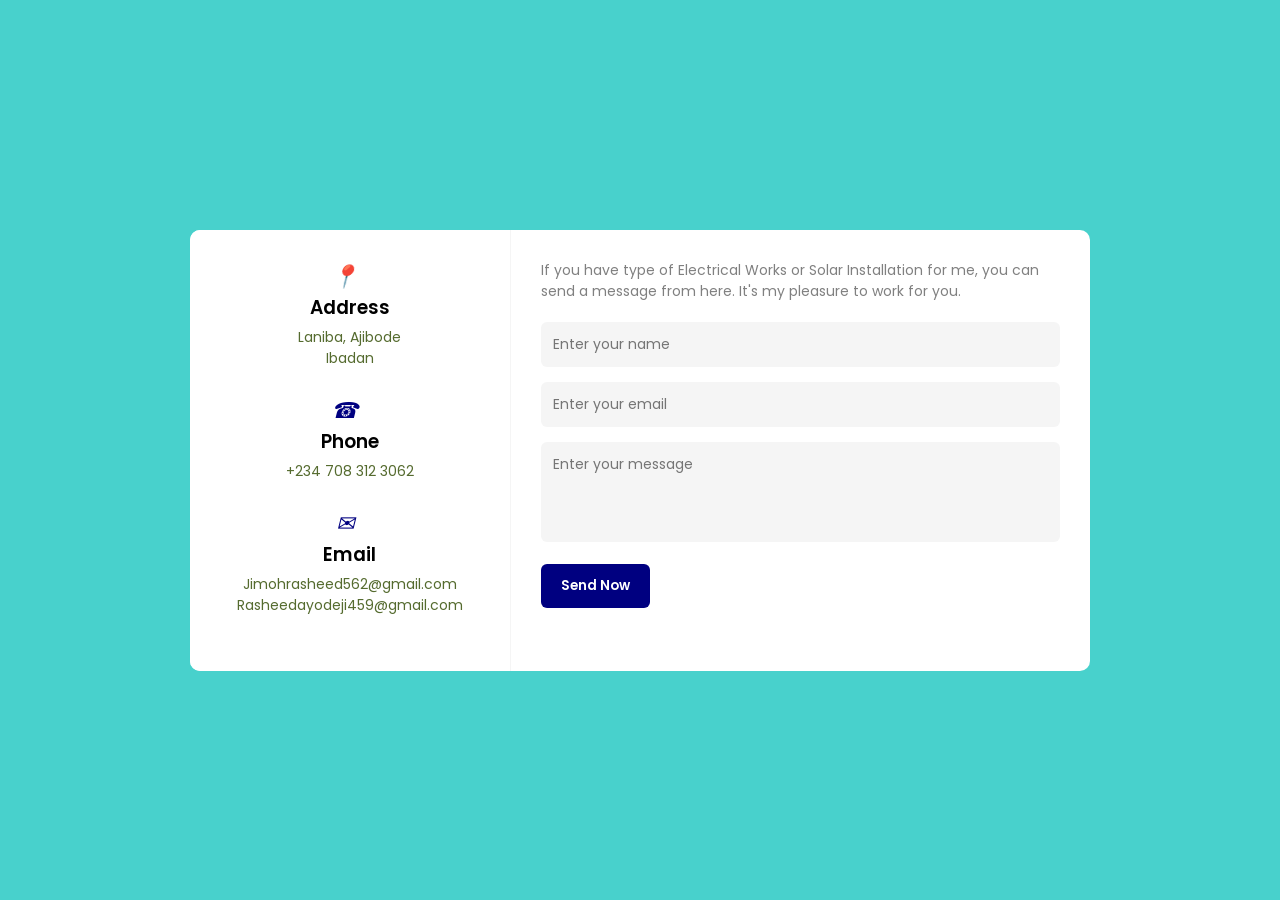
<file: contactform/index.html>
<!DOCTYPE html>
<html lang="en">
<head>
    <meta charset="UTF-8">
    <meta name="viewport" content="width=device-width, initial-scale=1.0">
    <title>Contact Form</title>
    <link rel="stylesheet" href="style.css">
    <link href="https://fonts.googleapis.com/css2?family=Poppins:wght@400;600&display=swap" rel="stylesheet">
</head>
<body>
    <div class="container">
        <div class="contact-box">
            <!--left side-->
            <div class="left">
                <div class="info">
                    <i class="icon">&#x1f4cd</i>
                    <h3>Address</h3>
                    <p>Laniba, Ajibode<br>Ibadan</p>
                </div>
                <div class="info">
                    <i class="icon">&#x260E</i>
                    <h3>Phone</h3>
                    <p>+234 708 312 3062<br></p>
                </div>
                <div class="info">
                    <i class="icon">&#x2709</i>
                    <h3>Email</h3>
                    <p>Jimohrasheed562@gmail.com<br>Rasheedayodeji459@gmail.com</p>
                </div>
            </div>

            <!--right side-->
            <div class="right">
                <h2send us a message></h2>
                <p> If you have type of Electrical Works or Solar Installation for me, you can send a message from here. It's my pleasure to work for you.</p>
                <form>
                    <input type="text" placeholder="Enter your name"required>
                    <input type="email" placeholder="Enter your email"required>
                    <textarea placeholder="Enter your message" required></textarea>
                    <button type="submit">Send Now</button>
                </form>
            </div>
        </div>
    </div>
    
</body>
</html>
</file>
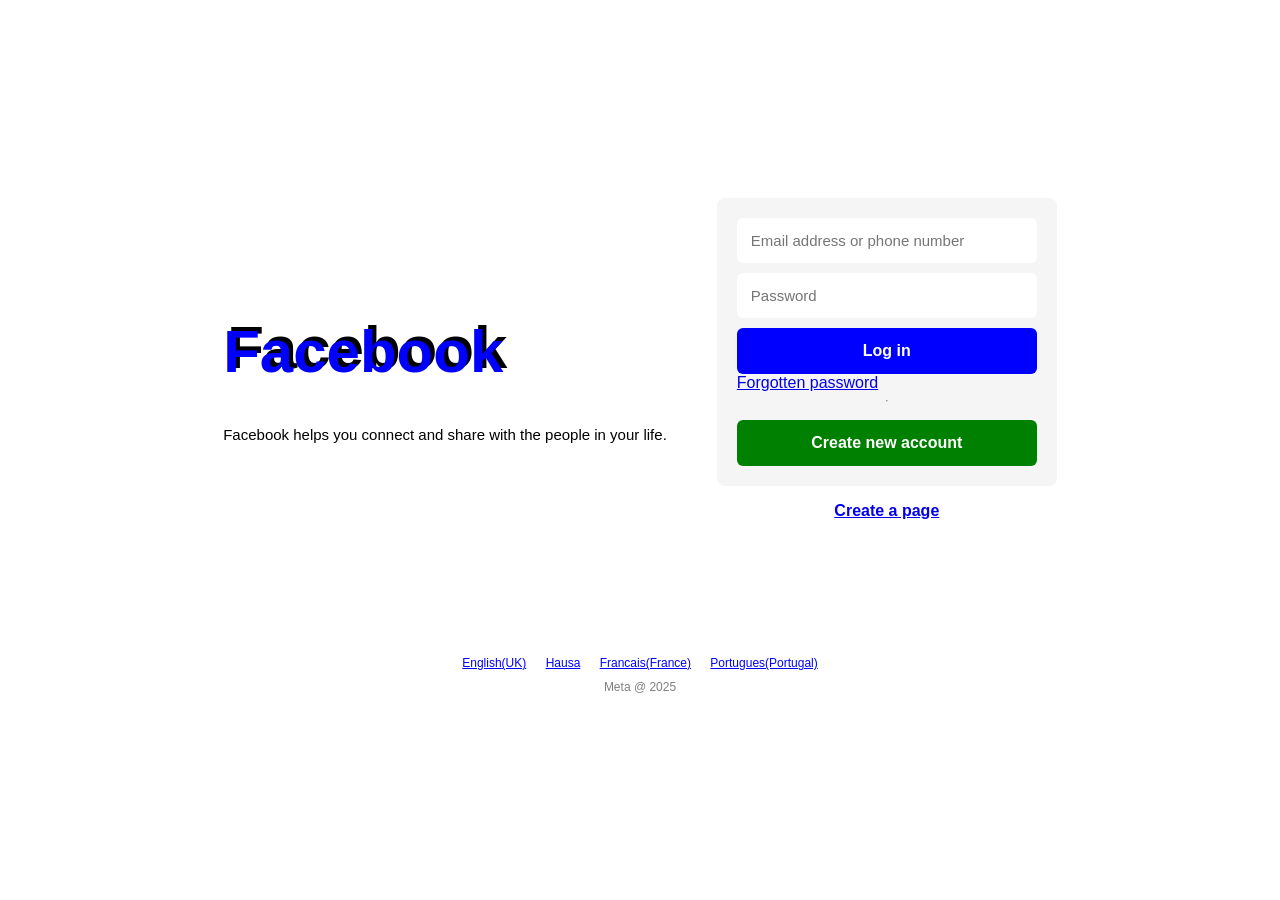
<file: facebook/index.html>
<!DOCTYPE html>
<html lang="en">
<head>
    <meta charset="UTF-8">
    <meta name="viewport" content="width=device-width, initial-scale=1.0">
    <title>Facebook - log in or sign up</title>
    <link rel="stylesheet" href="style.css">
</head>
<body>
    <div class="container">
        <div class="left"</div>
            <h1 class="logo">Facebook</h1>
            <p class="tagline">Facebook helps you connect and share with the people in your life.</p>
    </div>
    <div class="right">
        <form class="login-box">
            <input type="text" placeholder="Email address or phone number">
            <input type="text" Password" placeholder="Password">
            <button class="login-btn">Log in</button>
            <a href="#"class"Forgot-link">Forgotten password</a>
            <hr>
            <button class="create-btn">Create new account</button>
        </form>
        <p class="create-page">
            <a href="#">Create a page</a>
        </p>
    </div>
</div>
<footer>
    <div class="languages">
        <a href="#">English(UK)</a>
        <a href="#">Hausa</a>
        <a href="#">Francais(France)</a>
        <a href="#">Portugues(Portugal)</a>
    </div>
    <p class="meta">Meta @ 2025</p>
</footer>
</body>
</html>
</file>
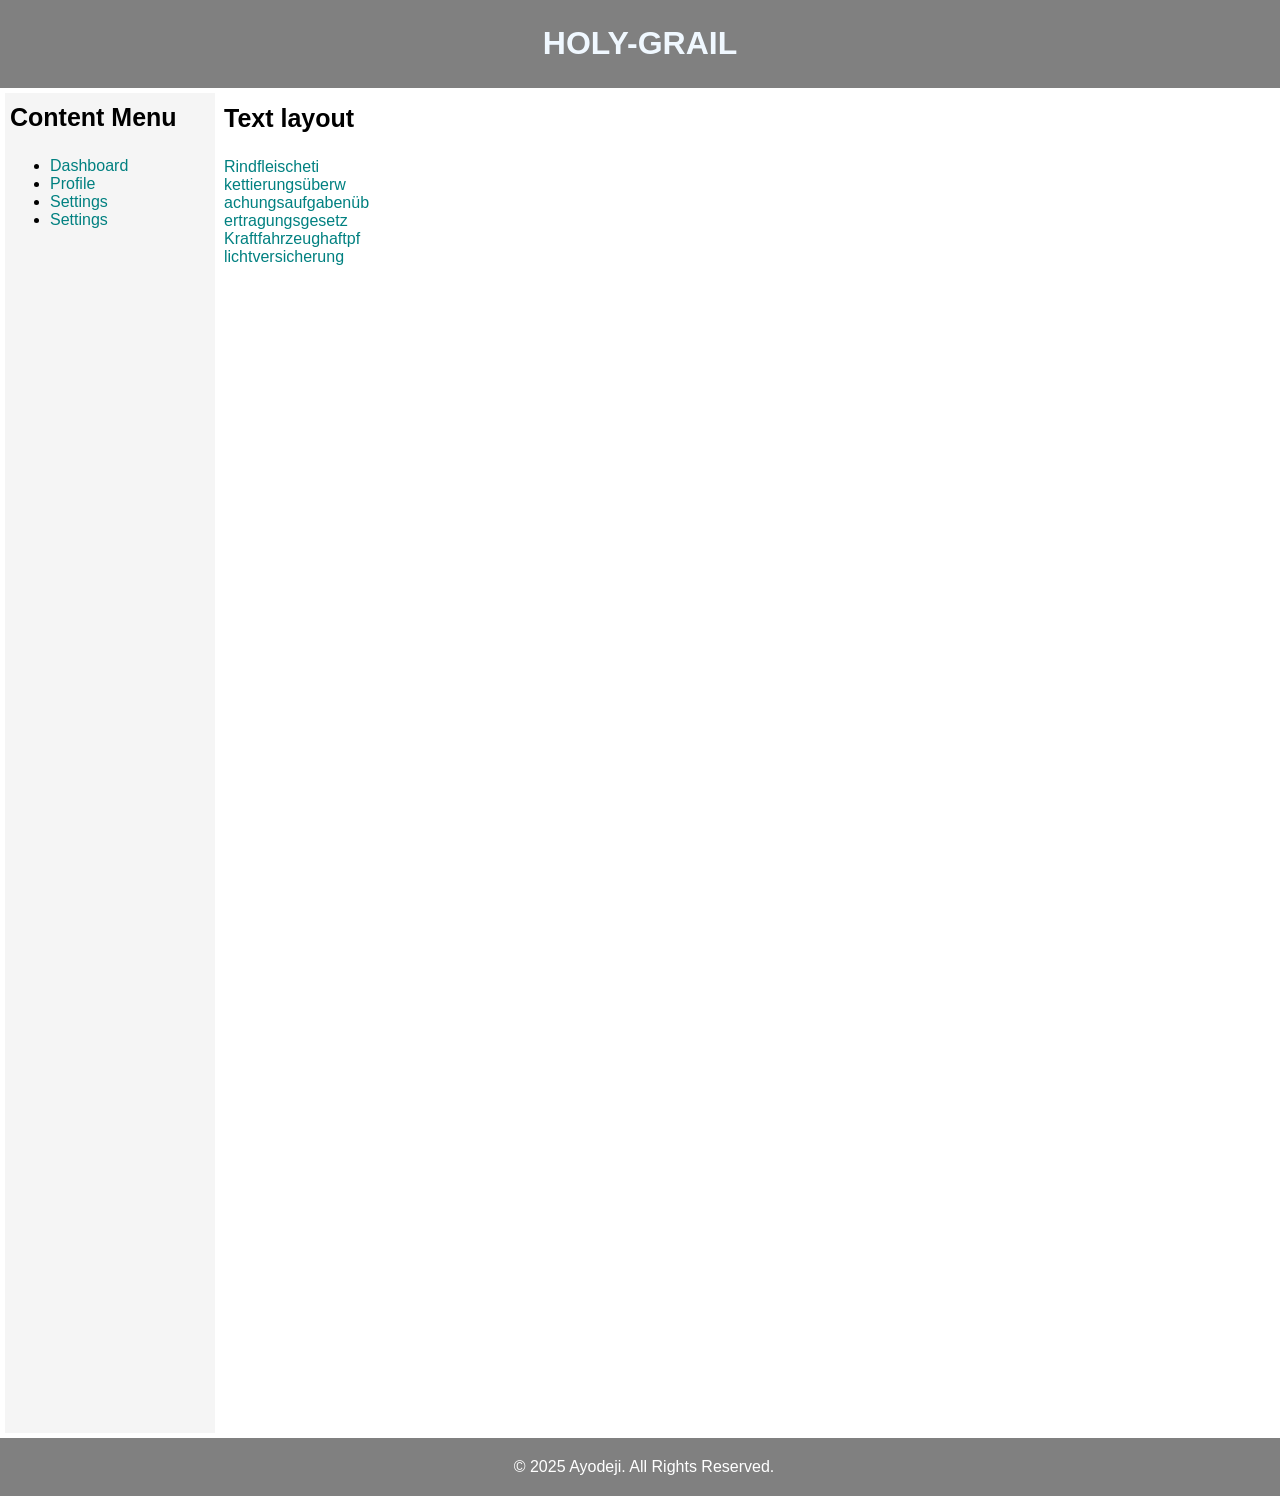
<file: holygrail/index.html>
<!DOCTYPE html>
<html lang="en">
<head>
  <meta charset="UTF-8">
  <meta name="viewport" content="width=device-width, initial-scale=1.0">
  <title>Holy Grail Layout</title>
  <link rel="stylesheet" href="style.css">
</head>
<body>
  <header>
    <h1>HOLY-GRAIL</h1>
  </header>
    <div class="container">
      <nav class="sidebar">
        <h3>Content Menu</h3>
        <ul>
          <li><a href="#">Dashboard</a></li>
          <li><a href="#">Profile</a></li>
          <li><a href="#">Settings</a></li>
          <li><a href="#">Settings</a></li>
        </ul>
      </nav>
      <main class="content">
          <h3>Text layout</h3>
          <p>Rindfleischeti<br>kettierungsüberw<br>achungsaufgabenüb<br>ertragungsgesetz<br>Kraftfahrzeughaftpf<br>lichtversicherung</p>
      </main>
    </div>
  <footer>
    <p> &copy; 2025 Ayodeji. All Rights Reserved. </p>

  </footer> 
</body>
</html>
</file>
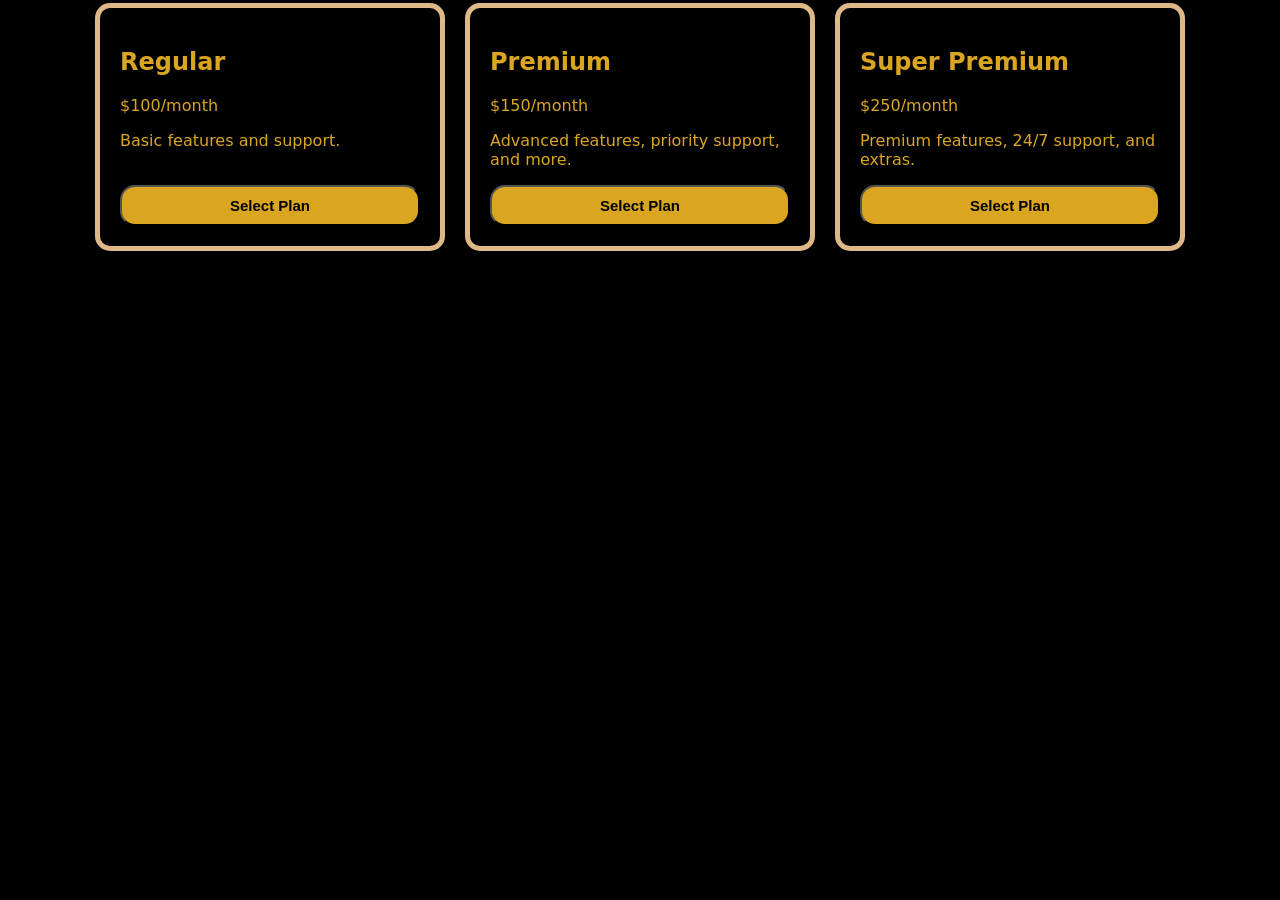
<file: pricing cards/index.html>
<!DOCTYPE html>
<html lang="en">
<head>
    <meta charset="UTF-8">
    <meta name="viewport" content="width=device-width, initial-scale=1.0">
    <title>Pricing Card</title>
    <link rel="stylesheet" href="style.css">
</head>
</head>
<body>
  <div class="container">
    <div class="card">
      <div class="content">
        <h2>Regular</h2>
        <p>$100/month</p>
        <p>Basic features and support.</p>
      </div>
      <button class="button">Select Plan</button>
    </div>
    <div class="card">
      <div class="content">
        <h2>Premium</h2>
        <p>$150/month</p>
        <p>Advanced features, priority support, and more.</p>
      </div>
      <button class="button">Select Plan</button>
    </div>
    <div class="card">
      <div class="content">
        <h2>Super Premium</h2>
        <p>$250/month</p>
        <p>Premium features, 24/7 support, and extras.</p>
      </div>
      <button class="button">Select Plan</button>
    </div>
  </div>
</body>
</html>
</file>
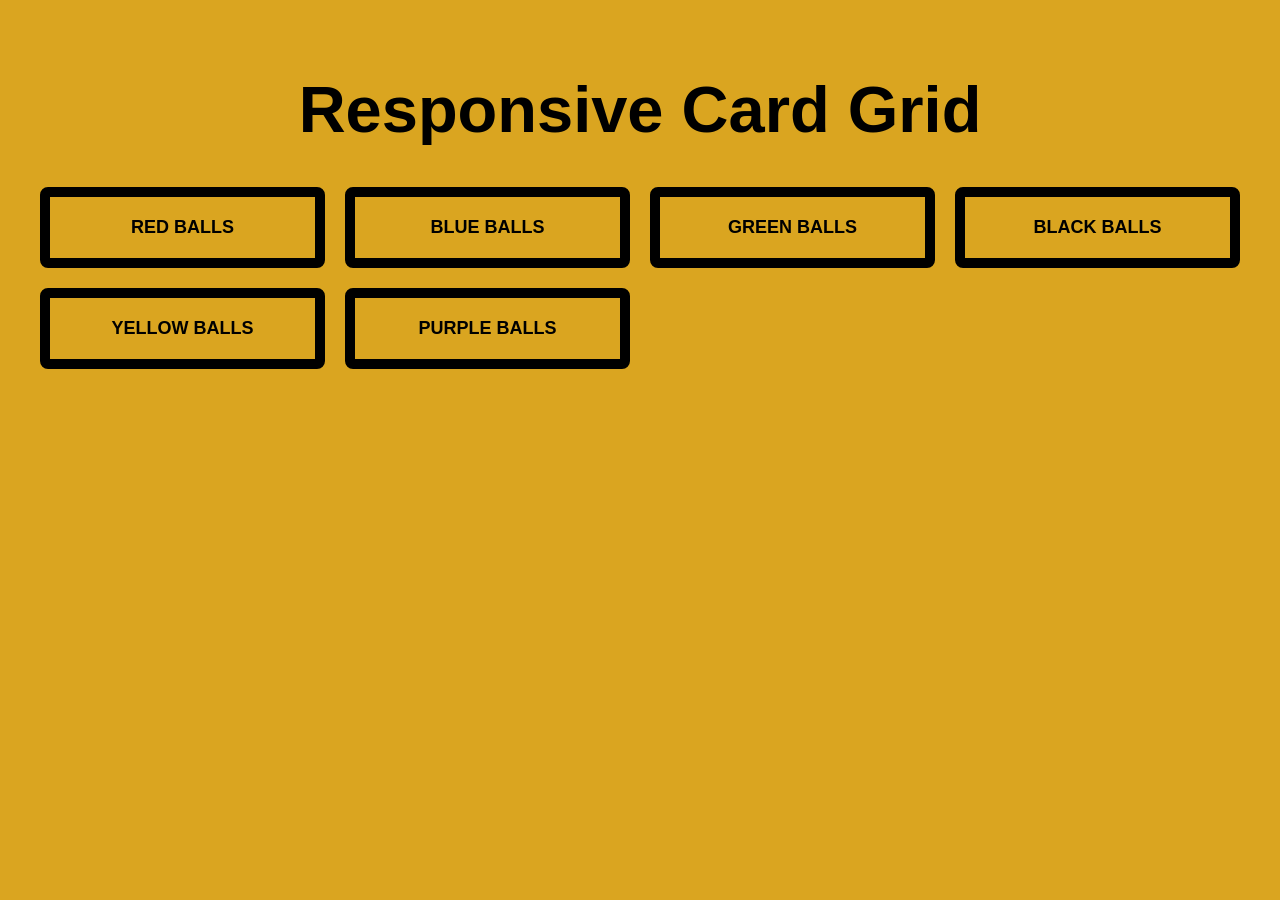
<file: re- card grid/index.html>
<!DOCTYPE html>
<html lang="en">
<head>
    <meta charset="UTF-8">
    <meta name="viewport" content="width=device-width, initial-scale=1.0">
    <title>Responsive Card Grid</title>
    <link rel="stylesheet" href="style.css">
</head>
<body>
    <h1> Responsive Card Grid</h1>
    <div class="card-grid">
        <div class="card">RED BALLS</div>
        <div class="card">BLUE BALLS</div>
        <div class="card">GREEN BALLS</div>
        <div class="card">BLACK BALLS</div>
        <div class="card">YELLOW BALLS</div>
        <div class="card">PURPLE BALLS</div>
    </div>
    
</body>
</html>
</file>
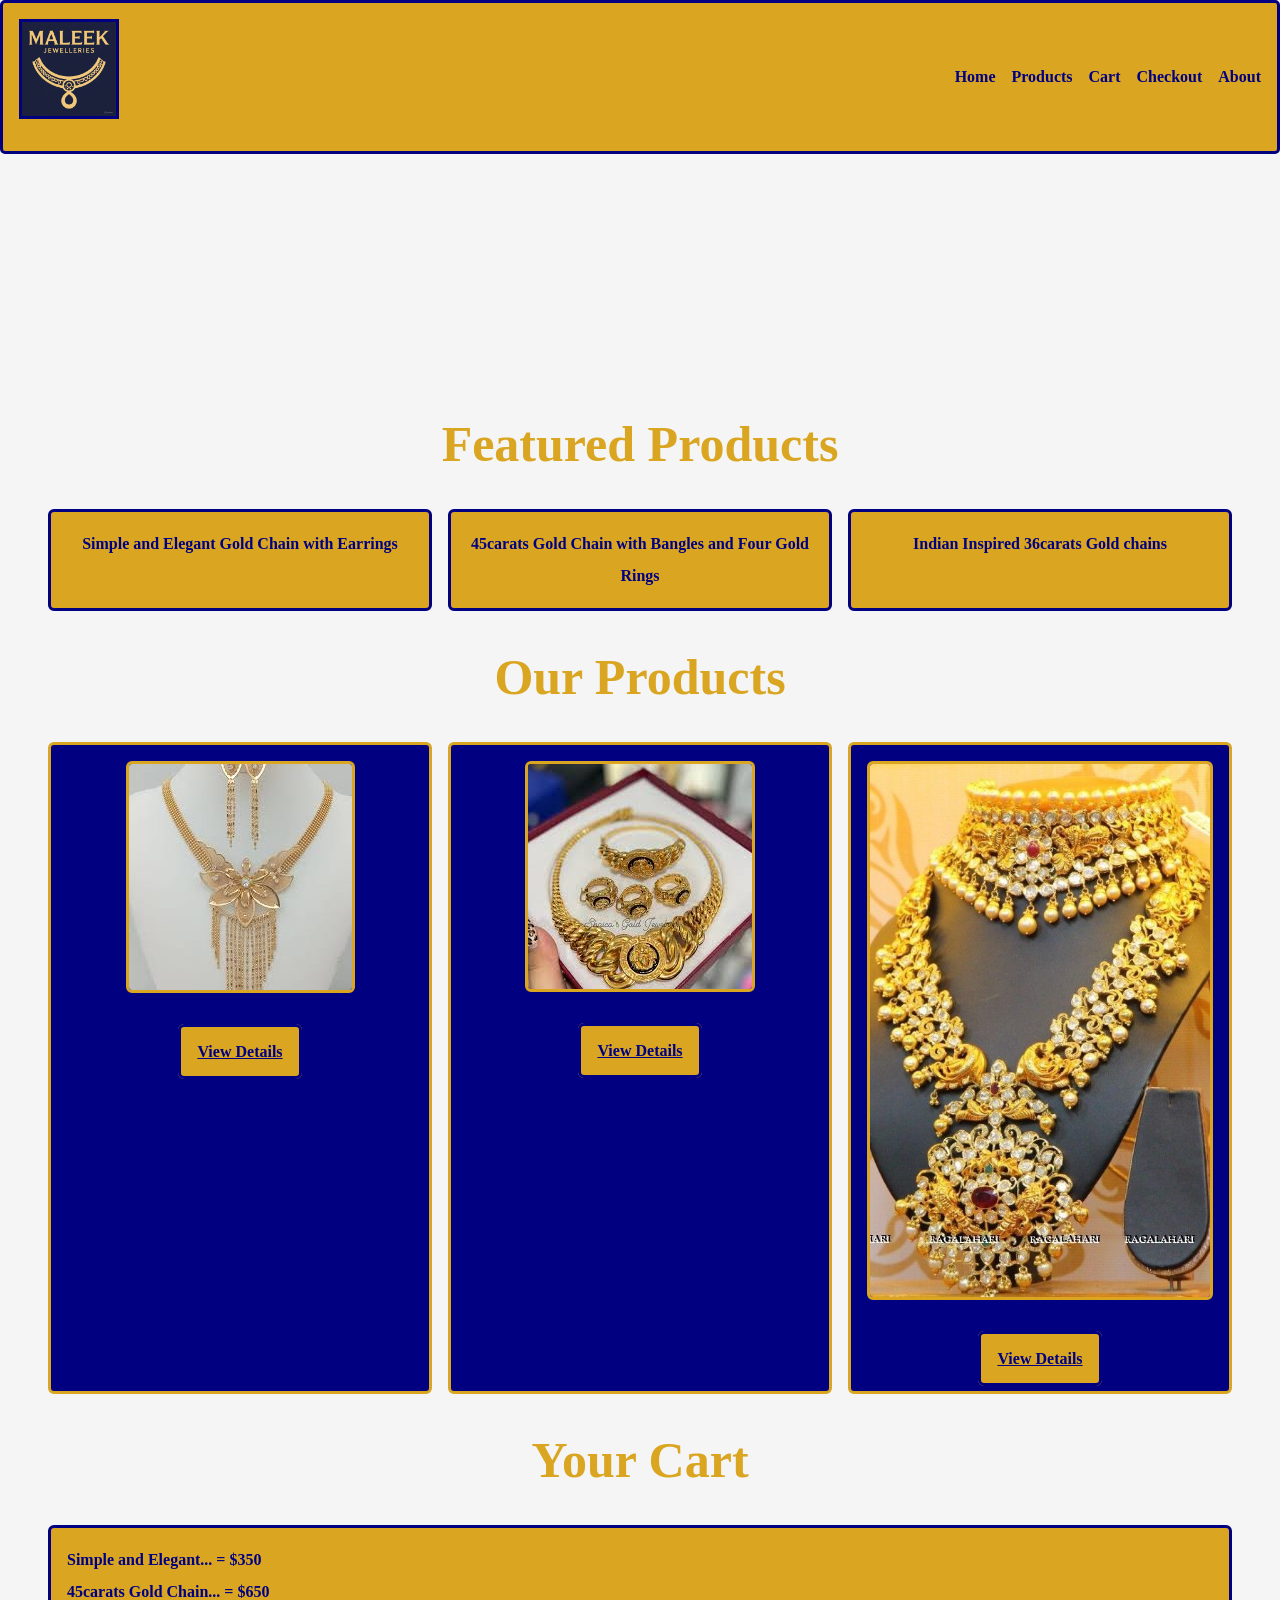
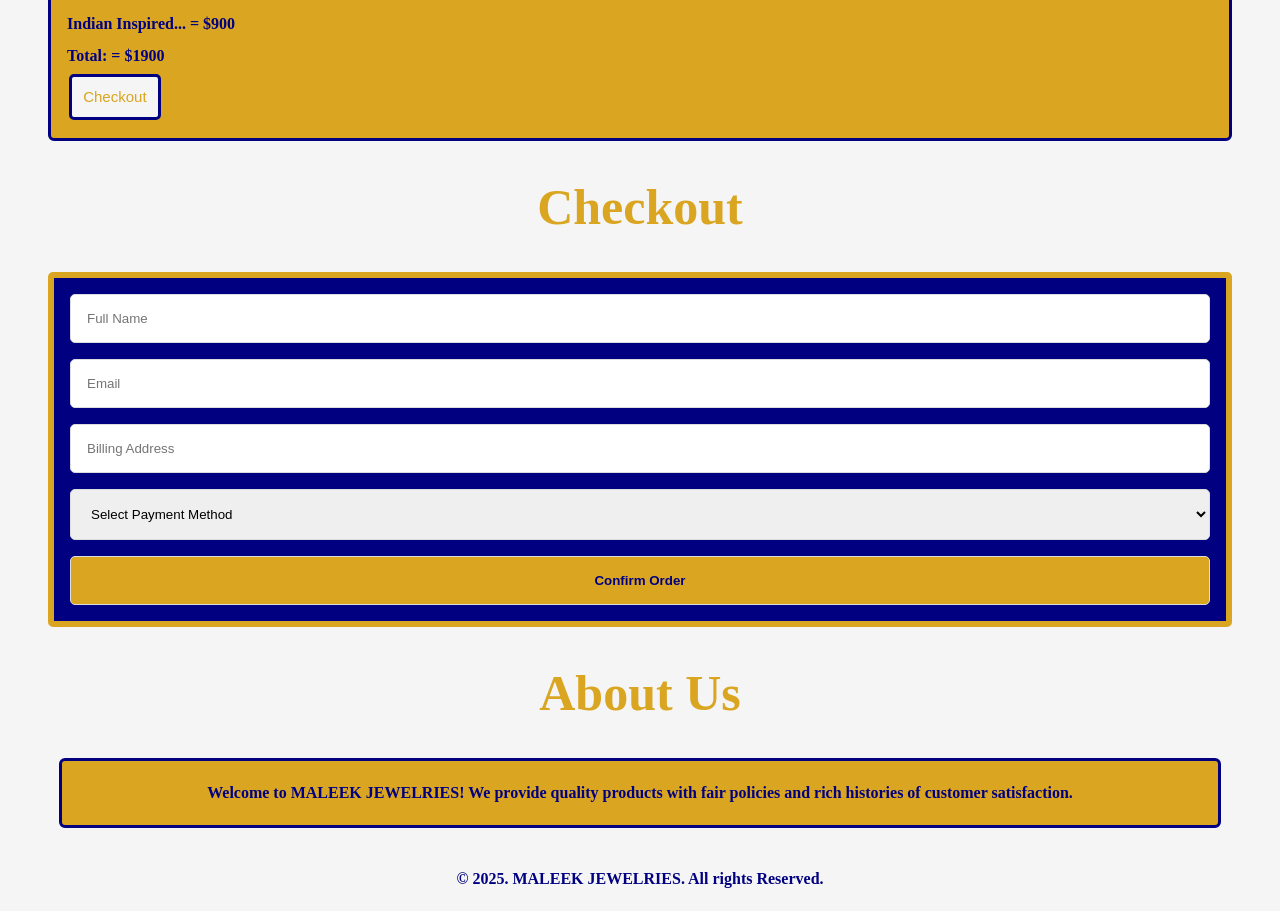
<file: Responsive E-commerce/index.html>
<!DOCTYPE html>
<html lang="en">
<head>
    <meta charset="UTF-8">
    <meta name="viewport" content="width=device-width, initial-scale=1.0">
    <title>Responsive E-commerce App</title>
    <style>
        * {
    margin: 0;
    padding: 0;
    box-sizing: border-box;
}

body {
    font-family: Cambria, Cochin, Georgia, Times, 'Times New Roman', serif;
    line-height: 2;
    background: whitesmoke;
    color: navy;
    font-weight: bold;
}



nav {
    background: goldenrod;
    color: navy;
    padding: 1rem;
    display: flex;
    justify-content: space-between;
    align-items: center;
    position: relative;
    border: 3px solid navy;
    border-radius: 5px;
}

nav .logo {
    font-weight: bold;
    font-size: 1.5rem;
}

.logo img {
    height: 100px;
    width: auto;
    border: 3px solid navy;
}


nav ul {
    list-style: none;
    display: flex;
    gap: 1rem;
}

nav ul li a {
    color: navy;
    text-decoration: none;
    transition: color 0.3s;
}

nav ul li a:hover {
    color: whitesmoke;
}

.hamburger {
    display: none;
    flex-direction: column;
    cursor: pointer;
    gap: 5px;
}

.hamburger span {
    width: 30px;
    height: 4px;
    background: navy;
    color: navy;
    border-radius: 4px;
    transition: 0.3s;
}

@media (max-width: 768px) {
    nav ul {
        position: absolute;
        top: 60px;
        right: 0;
        background: goldenrod;
        flex-direction: column;
        width: 200px;
        padding: 1rem;
        display: none;
    }
nav ul.active {
    display: flex;
}

.hamburger {
    display: flex;
    }
} 

section {
    padding: 0.5rem;
    max-width: 1200px;
    margin: auto;
}

.banner {
    background: url("https: //via .placeholder .com/ 1200ex400") center/cover no repeat;
    height: 200px;
    border-radius: 8px;
    margin-bottom: 2rem;
}


.featured {
    display: grid;
    grid-template-columns: repeat(auto-fit, minmax(200px, 1fr));
    gap: 1rem;
}

.first-home h2{
    text-align: center;
    font-size: 50px;
    font-weight: bold;
    color: goldenrod;
    margin-bottom: 15px;
}

.featured div {
    background: goldenrod;
    padding: 1rem;
    border-radius: 6px;
    text-align: center;
    border: 3px solid navy;
    font-weight: bold;
}

.product-grid {
    grid-template-columns: repeat(auto-fit, minmax(200px, 1fr));
    display: grid;
    gap: 1rem;
}

.product {
    background: navy;
    padding: 1rem;
    border-radius: 6px;
    text-align: center;
    border: 3px solid goldenrod;
}

.product img {
    max-width: 100%;
    border-radius: 6px;
    border: 3px solid goldenrod;
}

.product a {
    color: navy;
    background: goldenrod;
    border-radius: 6px;
    border: 3px solid ;
    padding: 1rem;
}

.product a:hover {
    background: teal;
}

.productss h2 {
    text-align: center;
    font-size: 50px;
    font-weight: bold;
    color: goldenrod;
    margin-bottom: 15px;

}

.cart {
    background: goldenrod;
    padding: 1rem;
    border-radius: 6px;
    border: 3px solid navy;
}

.carts h2 {
    text-align: center;
    font-size: 50px;
    font-weight: bold;
    color: goldenrod;
    margin-bottom: 15px;
}


.cart button {
    padding: 0.7rem;
    margin: 2px;
    background: whitesmoke;
    color: goldenrod;
    font-size: 15px;
    border: 3px solid navy;
    border-radius: 5px;
}
.cart button:hover {
    background: navy;
    font-weight: bold;
}

.checkout form {
    background: navy;
    padding: 1rem;
    border: 6px solid goldenrod;
    display: flex;
    flex-direction: column;
    gap: 1rem;
    border-radius: 5px;
    
}

.checkout h2 {
    text-align: center;
    font-size: 50px;
    font-weight: bold;
    color: goldenrod;
    margin-bottom: 15px;
}

.checkout input, .checkout select, .checkout button {
    padding: 1rem;
    border: 1px solid gainsboro;
    border-radius: 5px;
} 

.checkout button {
    background: goldenrod;
    color: navy;
    cursor: pointer;
    font-weight: bold;
}

.checkout button:hover {
    background: azure;
}

.about h2 {
    text-align: center;
    font-size: 50px;
    font-weight: bold;
    color: goldenrod;
    margin-bottom: 15px;
}

.about p {
    background: goldenrod;
    color: navy;
    padding: 1rem;
    border: 3px solid navy;
    border-radius: 6px;
    gap: 1rem;
    margin: 0.7rem;
    justify-items: center;
    text-align: center;
    
}

footer {
    
    color: navy;
    text-align: center;
    justify-items: center;
    padding: 1rem;
    margin-top: auto;
    
    border-radius: 4px;
}
    </style>


</head>
<body>
    <nav>
        <div class="logo">
            <img src="images/photo_5954318659906293573_y.jpg" alt="MyShopLogo">
        </div>
        <ul>
            <li><a href="#home">Home</a></li>
            <li><a href="#products">Products</a></li>
            <li><a href="#cart">Cart</a></li>
            <li><a href="#checkout">Checkout</a></li>
            <li><a href="#about">About</a></li>
        </ul>
        <div class="hamburger" onclick="toggleMenu()">
            <span></span>
            <span></span>
            <span></span>
        </div>
    </nav>

    <section id="home" class="first-home">
        <div class="banner"></div>
        <h2>Featured Products</h2>
        <div class="featured">
            <div>Simple and Elegant Gold Chain with Earrings</div>
            <div>45carats Gold Chain with Bangles and Four Gold Rings</div>
            <div>Indian Inspired 36carats Gold chains</div>
        </div>
    </section>

    <section id="products"  class="productss">
        <h2>Our Products</h2>
        <div class="product-grid">
            <div class="product">
                <img src="images/images.jfif" alt="Product A">
                <p>Product A</p>
                <a href="#">View Details</a>
            </div>

            <div class="product">
                <img src="images/images (1).jfif" alt="Product A">
                <p>Product A</p>
                <a href="#">View Details</a>
            </div>

            <div class="product">
                <img src="images/c26a56989d96bb9436fb2d24d26ef83e.jpg" alt="Product A">
                <p>Product A</p>
                <a href="#">View Details</a>
            </div>
        </div>
    </section>

    <section id="cart" class="carts">
        <h2>Your Cart</h2>
        <div class="cart">
            <p>Simple and Elegant...    =     $350</p>
            <p>45carats Gold Chain...   =     $650</p>
            <p>Indian Inspired...       =     $900</p>
            <p><strong>Total:           =     $1900</p>
            <button>Checkout</button>
        </div>
    </section>

    <section id="checkout" class="checkout">
        <h2>Checkout</h2>
        <form>
            <input type="text" placeholder="Full Name" required>
            <input type="email" placeholder="Email" required>
            <input type="text" placeholder="Billing Address" required>
            <select required>
                <option value="">Select Payment Method</option>
                <option value="card"> Credit card</option>
                <option value="card"> Cashapp</option>
                <option value="card"> Paypal</option>
                <option value="card"> Venmo</option>
                <option value="card"> Debit card</option>
                <option value="card"> Voucher Card</option>
            </select>
            <button type="submit"> Confirm Order</button>
        </form>
    </section>

    <section id="about" class="about">
        <h2>About Us</h2>
        <p>Welcome to MALEEK JEWELRIES! We provide quality products with fair policies and rich histories of customer satisfaction.</p>
    </section>

    <footer>
        <p>&copy 2025. MALEEK JEWELRIES. All rights Reserved.</p>
    </footer>

    <script>
        function toggleMenu() {
            document.querySelector("nav ul").classList.toggle("active");
        }
    </script>   
</body>
</html>
</file>
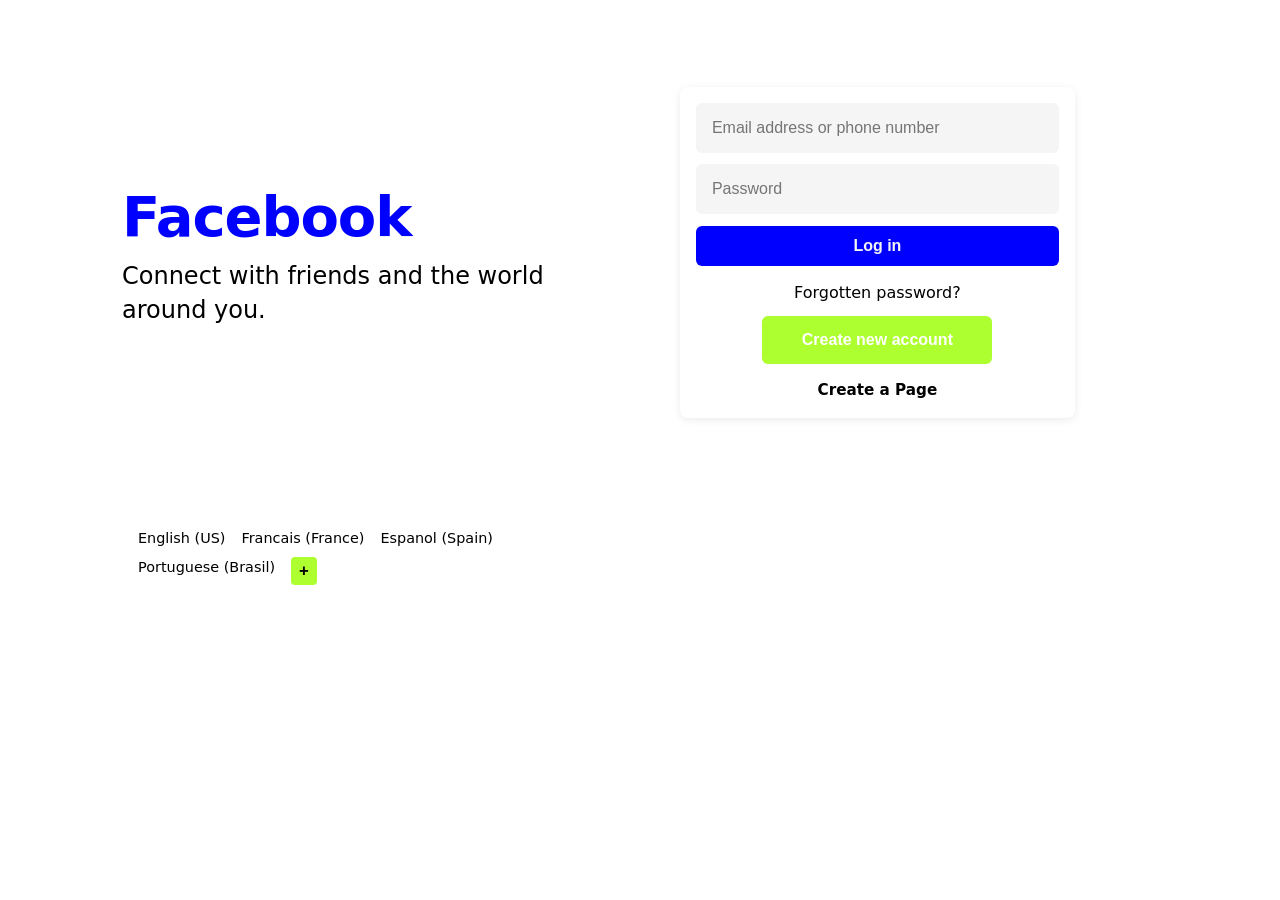
<file: responsive facebook/index.html>
<!DOCTYPE html>
<html lang="en">
<head>
    <meta charset="UTF-8">
    <meta name="viewport" content="width=device-width, initial-scale=1.0">
    <title>Facebook Log in or  sign up</title>
    <link rel="stylesheet" href="style.css" />
</head>
<body>
    <main class="shell" role="main">
        <!-- Left brand / message -->
         <section class="brand" aria-label="Brand">
            <!--using text instead of the actual logo for simplicity-->
            <h1 class="logo" aria-label="Facebook">Facebook</h1>
            <p class="tagline">Connect with friends and the world around you.</p>
        </section>

        <!--Right login card-->
        <section class="card"aria-label="Log in">
            <form class="login-form" action="#" method="post"novalidate>
                <div class="field">
                <input type="text" placeholder="Email address or phone number">
                <input type="text" Password" placeholder="Password">    
                </div>
                <button class="btn-primary" type="submit">Log in</button>

                <p class="help">
                    <a class="link" href="#">Forgotten password?</a>
                </p>


                <button class="btn btn-secondary" type="button">Create new account</button>
            </form>

            <p class="create-page">
                <a href="#" class="link">Create a Page</a>
            </p>
        </section>
    <main>

    <footer class="footer" aria-label="Language and links">
        <nav class="lang">
            <ul>
                <li><a href="#" aria-current="page"> English (US)</a></li>
                <li><a href="#" aria-current="page"> Francais (France)</a></li>
                <li><a href="#" aria-current="page"> Espanol (Spain)</a></li>
                <li><a href="#" aria-current="page"> Portuguese (Brasil)</a></li>
                <li><button class="btn btn-ghost" type="button" aria-label="Show more Languages">+</button>
            </ul>
        </nav>
    </footer>
    </main>
    
    
</body>
</html>
</file>
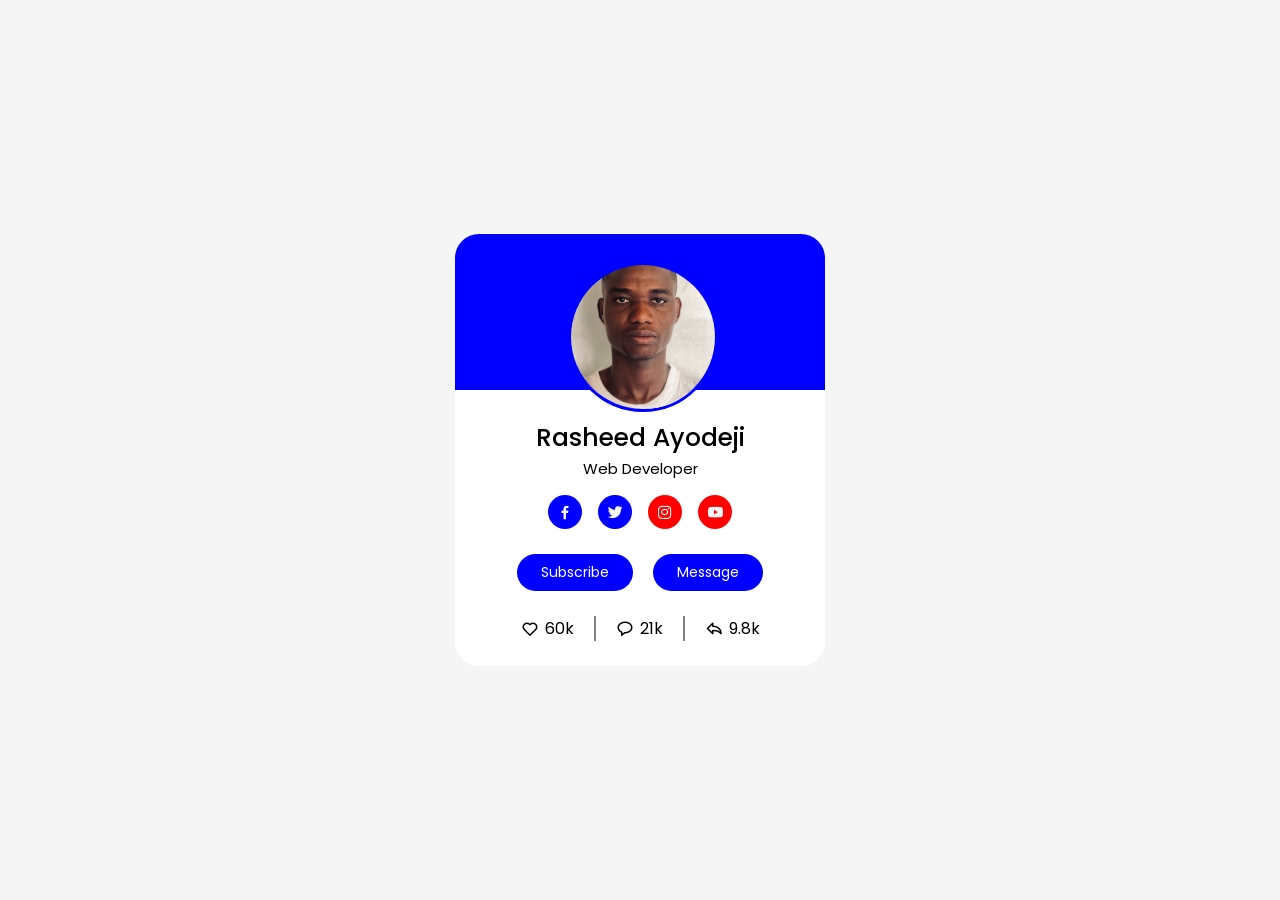
<file: responsive profilecard/index.html>
<!DOCTYPE html>
<html lang="en">
<head>
    <meta charset="UTF-8">
    <meta http-equiv="x-UA-compatible" content="IE=edge" />
    <meta name="viewport" content="width=device-width, initial-scale=1.0">
    <title>Profile card UI Design</title>

    <!-- CSS -->
     <link rel="stylesheet" href="style.css"> 

     <!-- Boxicons CSS -->
      <link 
      href='https://unpkg.com/boxicons@2.1.4/css/boxicons.min.css' rel='stylesheet'>
</head>
<body>
    <div class="profile-card">
        <div class="image">
            <img src="images/ynb.jpg" alt="" class="profile-img">
        </div>

        <div class="text-data">
            <span class="name">Rasheed Ayodeji</span>
            <span class="job">Web Developer</span>
        </div>

        <div class="media-buttons">
            <a href="#" style="background: blue;" class="link">
                <i class='bx bxl-facebook'></i>
            </a>
            <a href="#" style="background: blue;" class="link">
                <i class='bx bxl-twitter'></i>
            </a>
            <a href="#" style="background: red;" class="link">
                <i class='bx bxl-instagram' ></i>
            </a>
            <a href="#" style="background: red;" class="link">
                <i class='bx bxl-youtube' ></i>
            </a>
        </div>

        <div class="buttons">
            <button class="button">Subscribe</button>
            <button class="button">Message</button>
        </div>

        <div class="analytics">
            <div class="data">
                <i class='bx bx-heart'></i>
                <span class="number">60k</span>
            </div>

            <div class="data">
               <i class='bx bx-message-rounded'></i>
                <span class="number">21k</span>
            </div>
            
            <div class="data">
                <i class='bx bx-share' ></i>
                <span class="number">9.8k</span>
            </div>
        </div>
    </div>
    
</body>
</html>
</file>
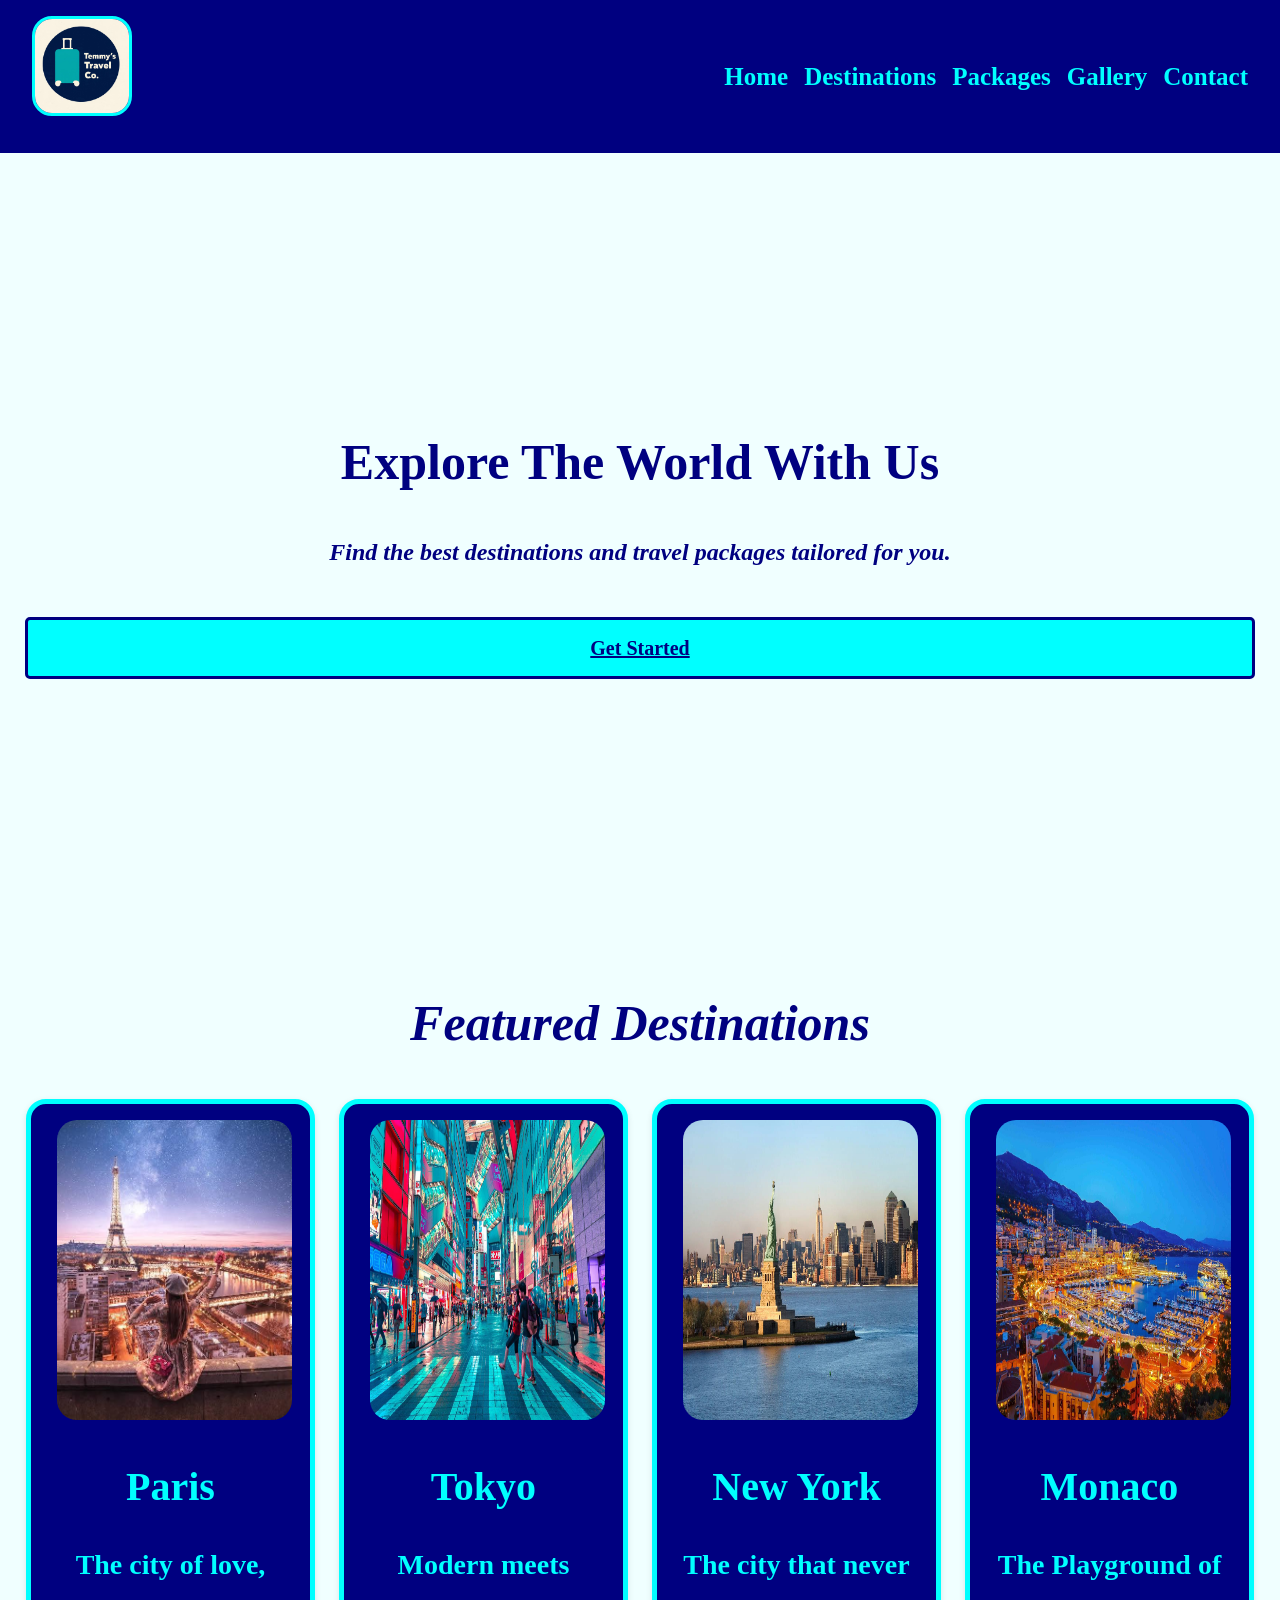
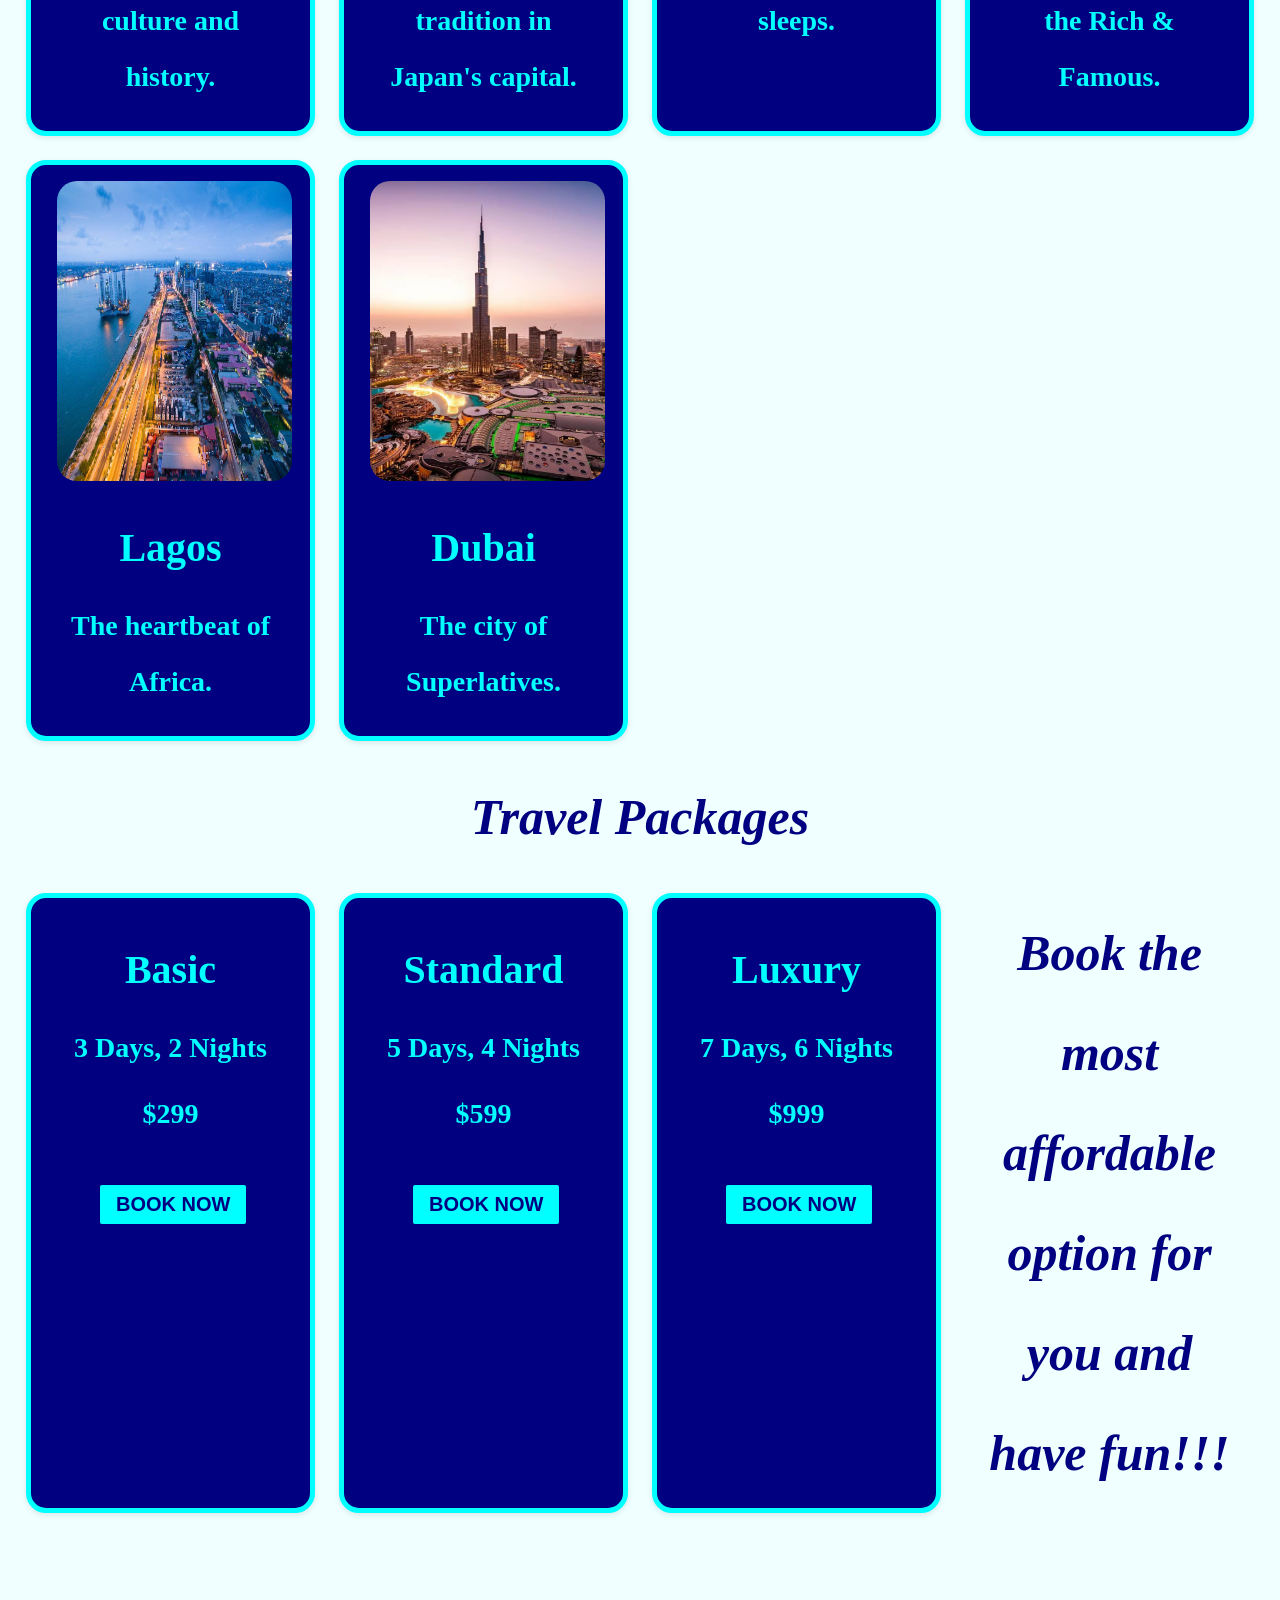
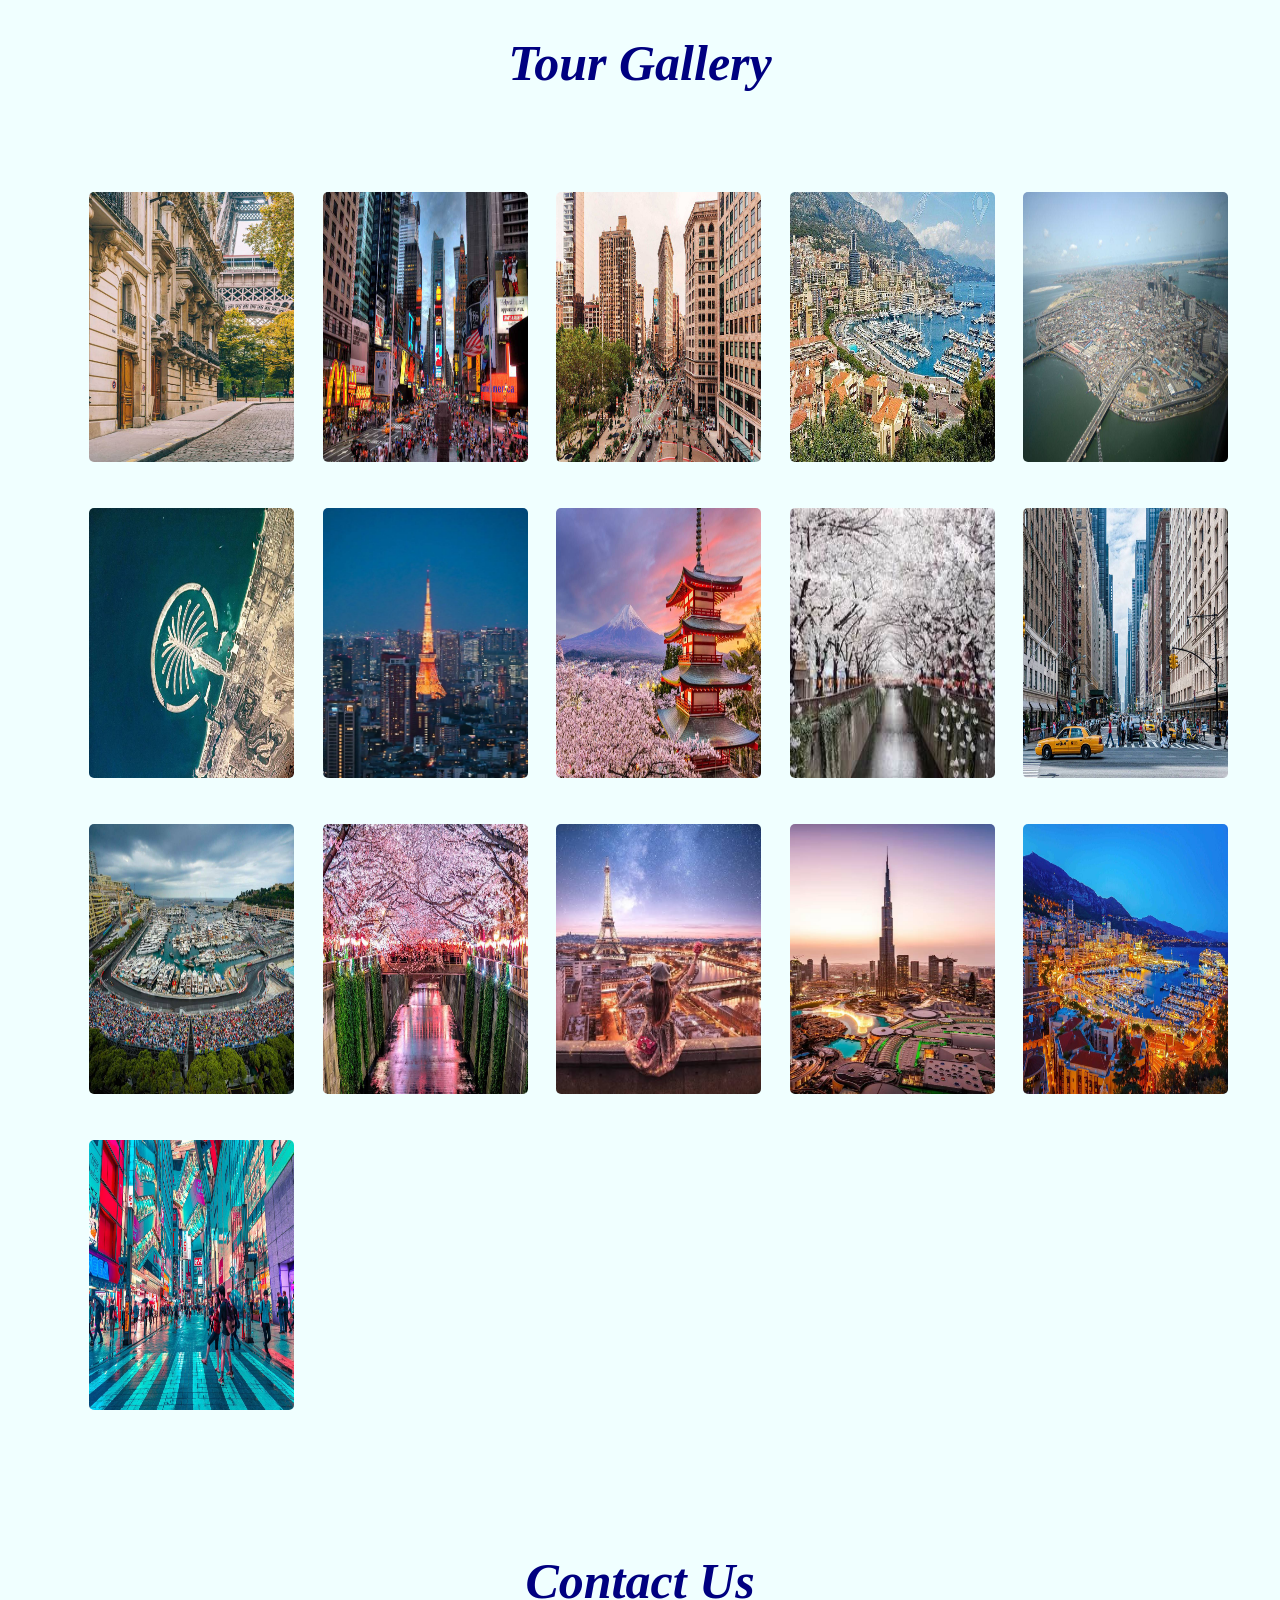
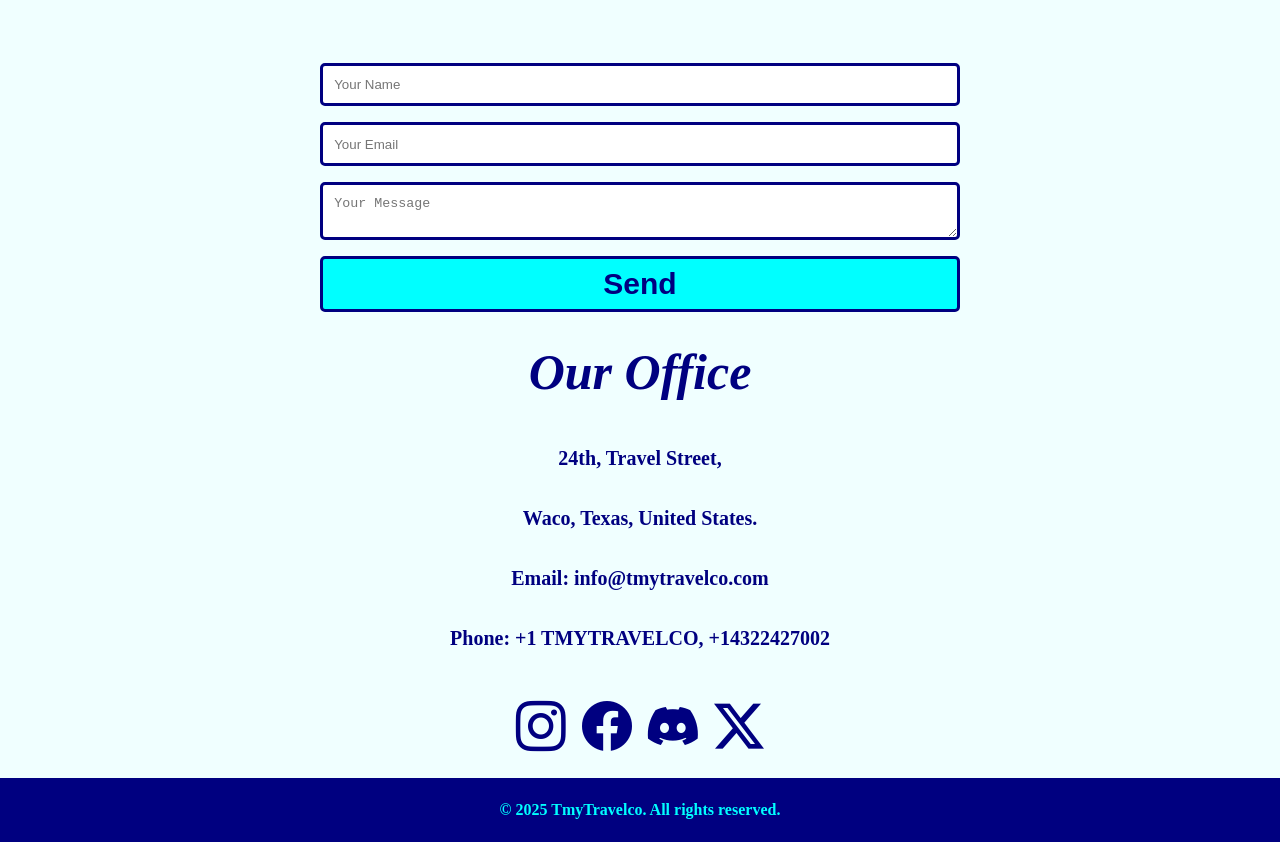
<file: travel agency website/index.html>
<!DOCTYPE html>
<html lang="en">
<head>
    <meta charset="UTF-8">
    <meta name="viewport" content="width=device-width, initial-scale=1.0">
    <title>Travel Agency Website</title>
    <link rel="stylesheet" href="style.css">
    <link rel="stylesheet" href="https://cdn.jsdelivr.net/npm/bootstrap-icons@1.13.1/font/bootstrap-icons.min.css">
</head>
<body>

    <header>
        <nav class="navbar">
            <div class="logo">
                <img src="images/photo_6014948200668056844_y.jpg" alt="YnbTravelCo">
            </div>
            <ul class="nav-links">
                <li><a href="#home">Home</a></li>
                <li><a href="#destinations">Destinations</a></li>
                <li><a href="#packages">Packages</a></li>
                <li><a href="#gallery">Gallery</a></li>
                <li><a href="#contact">Contact</a></li>
            </ul>
            <div class="hamburger">
                <span></span>
                <span></span>
                <span></span>
            </div>
        </nav>
    </header>

    <section id="home"  class="hero">
    <h1>Explore The World With Us</h1>
    <p>Find the best destinations and travel packages tailored for you.</p>
    <a href="#destination" class="btn1">Get Started</a>
 </section>

    <section id="destinations" class="destination">
        <h2>Featured Destinations</h2>
        <div class="card-container">
            <div class="card">
                <img src="images/paris2.jpg" alt="Destinations">
                <h3>Paris</h3>
                <p>The city of love, culture and history.</p>
            </div>
            <div class="card">
                <img src="images/tokyo1.jpg" alt="Destinations">
                <h3>Tokyo</h3>
                <p>Modern meets tradition in Japan's capital.</p>
            </div>
            <div class="card">
                <img src="images/ny1.jpg" alt="Destinations">
                <h3>New York</h3>
                <p>The city that never sleeps.</p>
            </div>
            <div class="card">
                <img src="images/monaco1.jpg" alt="Destinations">
                <h3>Monaco</h3>
                <p>The Playground of the Rich & Famous.</p>
            </div>
            <div class="card">
                <img src="images/lagos1.jpg" alt="Destinations">
                <h3>Lagos</h3>
                <p>The heartbeat of Africa.</p>
            </div>
            <div class="card">
                <img src="images/dubai1.jpg" alt="Destinations">
                <h3>Dubai</h3>
                <p>The city of Superlatives.</p>
            </div>
        </div>
    </section>

    <section id="packages" class="package">
        <h2>Travel Packages</h2>
        <div class="card-container">
            <div class="card">
                <h3>Basic</h3>
                <p>3 Days, 2 Nights</p>
                <p>$299</p>
                <button class="btn2">BOOK NOW</button>
            </div>
            <div class="card">
                <h3>Standard</h3>
                <p>5 Days, 4 Nights</p>
                <p>$599</p>
                <button class="btn2">BOOK NOW</button>
            </div>
            <div class="card">
                <h3>Luxury</h3>
                <p>7 Days, 6 Nights</p>
                <p>$999</p>
                <button class="btn2">BOOK NOW</button>
            </div>
        <div class="book">
            <h2>Book the most affordable option for you and have fun!!!</h2>
        </div>
            
        </div>
    </section>

    <section id="gallery" class="galleries">
        <h2>Tour Gallery</h2>
        <div class="gallery-grid">
            <img src="images/paris3.jpg" alt="Gallery">
            <img src="images/tokyo2.jpg" alt="Gallery">
            <img src="images/ny2.jpg" alt="Gallery">
            <img src="images/monaco2.jpg" alt="Gallery">
            <img src="images/lagos2.jpg" alt="Gallery">
            <img src="images/dubai2.jpg" alt="Gallery">
            <img src="images/paris4.jpg" alt="Gallery">
            <img src="images/tokyo3.jpg" alt="Gallery">
            <img src="images/tokyo4.jpg" alt="Gallery">
            <img src="images/ny3.jpg" alt="Gallery">
            <img src="images/monaco3.jpg" alt="Gallery">
            <img src="images/tokyo5.jpg" alt="Gallery">
            <img src="images/paris2.jpg" alt="Gallery">
            <img src="images/dubai1.jpg" alt="Gallery">
            <img src="images/monaco1.jpg" alt="Gallery">
            <img src="images/tokyo1.jpg" alt="Gallery">
        </div>
    </section>
    
    <section id="contact" class="section">
        <h2>Contact Us</h2>
        <div class="contact-container">
            <form class="contact-form">
                <input type="text" placeholder="Your Name" required>
                <input type="email" placeholder="Your Email" required>
                <textarea placeholder="Your Message" required></textarea>
                <button type="submit" class="btn3">Send</button>
            </form>
            </div>
    </section>


    <section id="contact" class="address">
        <h3>Our Office</h3>
        <div class="contact-info">    
            <p>24th, Travel Street, </p>
            <p>Waco, Texas, United States.</p>
            <p>Email: info@tmytravelco.com</p>
            <p>Phone: +1 TMYTRAVELCO, +14322427002</p>
        </div>
        <div class="social-icons">
                <a href="#"><i class="bi bi-instagram"></i></a>
                <a href="#"><i class="bi bi-facebook"></i></a>
                <a href="#"><i class="bi bi-discord"></i></a>
                <a href="#"><i class="bi bi-twitter-x"></i></a>
            </div>
    </section>

    <footer>
        <p>&copy; 2025 TmyTravelco. All rights reserved.</p>
    </footer>

    <script src="script.js"></script>

   
</body>
</html>
</file>
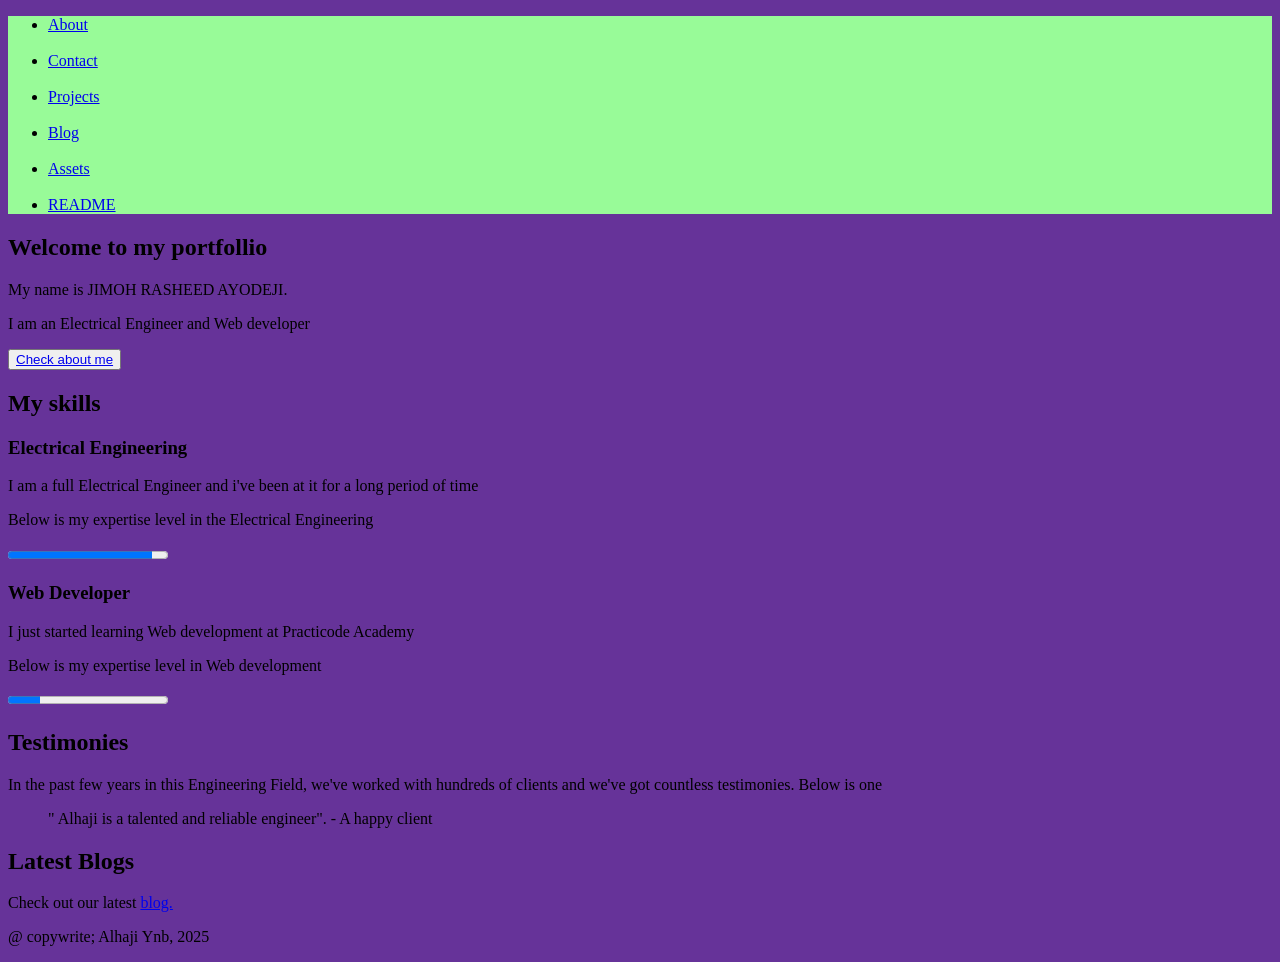
<file: portfolio-html/index.html/index.html>
<!DOCTYPE html>
<!-- saved from url=(0053)file:///C:/Users/pc/Desktop/portfolio-html/index.html -->
<html lang="en"><head><meta http-equiv="Content-Type" content="text/html; charset=UTF-8">
    
    <meta name="viewport" content="width=device-width, initial-scale=1.0">
    <title>My webpage</title>
</head>
<body style="background-color: rebeccapurple;">
    <header style="background-color: palegreen;">
        <nav>
            <ul>
        
            <li><a href="file:///C:/Users/pc/Desktop/portfolio-html/about.html">About</a></li>
            <br>
            <li><a href="file:///C:/Users/pc/Desktop/portfolio-html/contact.html">Contact</a></li>
            <br>
            <li><a href="file:///C:/Users/pc/Desktop/portfolio-html/project.html">Projects</a></li>
            <br>
            <li><a href="file:///C:/Users/pc/Desktop/blog/post1.html/post1.html">Blog</a></li>
            <br>
            <li><a href="file:///C:/Users/pc/Desktop/portfolio-html/index.html#"> Assets</a></li>
            <br>
           <li><a href="file:///C:/Users/pc/Desktop/portfolio-html/index.html#">README</a></li>
            </ul>
        </nav>
    </header>
    <main>
    <!--HERO SECTION-->
    <section>
        <h1> Welcome to my portfollio</h1>
        <p> My name is JIMOH RASHEED AYODEJI.</p>
        <p> I am an Electrical Engineer and Web developer</p>
        
        <button><a href="file:///C:/Users/pc/Desktop/about.html/about.html">Check about me</a></button>

    </section>
    <!--Skills section-->
    <section>
        <h2> My skills</h2>
        <h3> Electrical Engineering</h3>
        <p>I am a full Electrical Engineer and i've been at it for a long period of time</p>
        <p> Below is my expertise level in the Electrical Engineering</p>
        <progress value="90" max="100"></progress>
         <br>
         <h3> Web Developer</h3>
         <p> I just started learning Web development at Practicode Academy</p>
         <p> Below is my expertise level in Web development</p>
         <progress value="20" max="100"></progress>
         <br>
         

    </section>
    <!--Testimonial section-->
    <section>
        <h2> Testimonies</h2>
        <p> In the past few years in this Engineering Field, we've worked with hundreds of clients and we've got countless testimonies. Below is one</p>
        <blockquote cite="file:///C:/Users/pc/Desktop/portfolio-html/https"> " Alhaji is a talented and reliable engineer". - A happy client</blockquote>
        

    </section>
    <!--Latest blogs section-->
    <section>
    <h2> Latest Blogs</h2>
    <p> Check out our latest <a href="file:///C:/Users/pc/Desktop/blog/post1.html/post1.html">blog.</a></p>
    </section>
    </main>
    <footer>
        <p> @ copywrite; Alhaji Ynb, 2025</p>
    </footer>

    

</body></html>
</file>
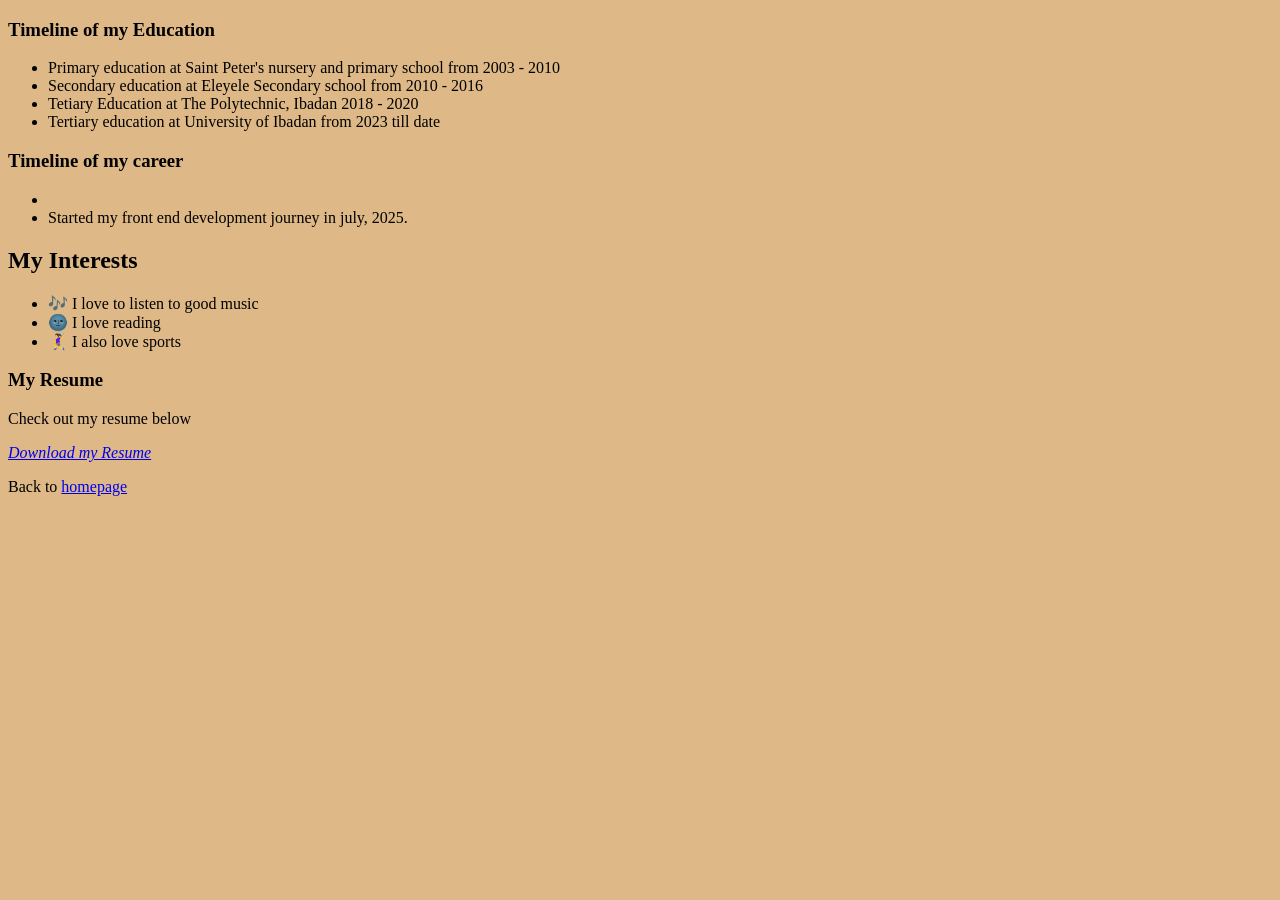
<file: portfolio-html/about.html/About.html>
<!DOCTYPE html>
<!-- saved from url=(0053)file:///C:/Users/pc/Desktop/portfolio-html/about.html -->
<html lang="en"><head><meta http-equiv="Content-Type" content="text/html; charset=UTF-8">
    
    <meta name="viewport" content="width=device-width, initial-scale=1.0">
    <title>About</title>
</head>
<body style="background-color: burlywood;">
    <main>
        <section>
            <h3> Timeline of my Education</h3>
            <ul>
                <li> Primary education at Saint Peter's nursery and primary school from 2003 - 2010</li>
                <li> Secondary education at Eleyele Secondary school from 2010 - 2016</li>
                <li>Tetiary Education at The Polytechnic, Ibadan 2018 - 2020</li>
                <li> Tertiary education at University of Ibadan from 2023 till date</li>
            </ul>
            <h3> Timeline of my career</h3>
            <ul>
                <li>
                </li><li> Started my front end development journey in july, 2025.</li>
            </ul>
            <!--My interests-->
            <h2> My Interests</h2>
            <ul>
                <li>🎶 I love to listen to good music</li>
                <li>🌚 I love reading</li>
                <li>🤾‍♀ I also love sports</li>
            </ul>
            <h3>My Resume</h3>
            <p> Check out my resume below</p>
            <a href="file:///C:/Users/Documents/Timeline%20of%20my%20Education.pdf" download="My resume"><i class="fas fa-download">Download my Resume</i></a> 
        </section>
        <p> Back to <a href="file:///C:/Users/pc/Desktop/index.html/index.html"> homepage</a></p>
    </main>
    

</body></html>
</file>
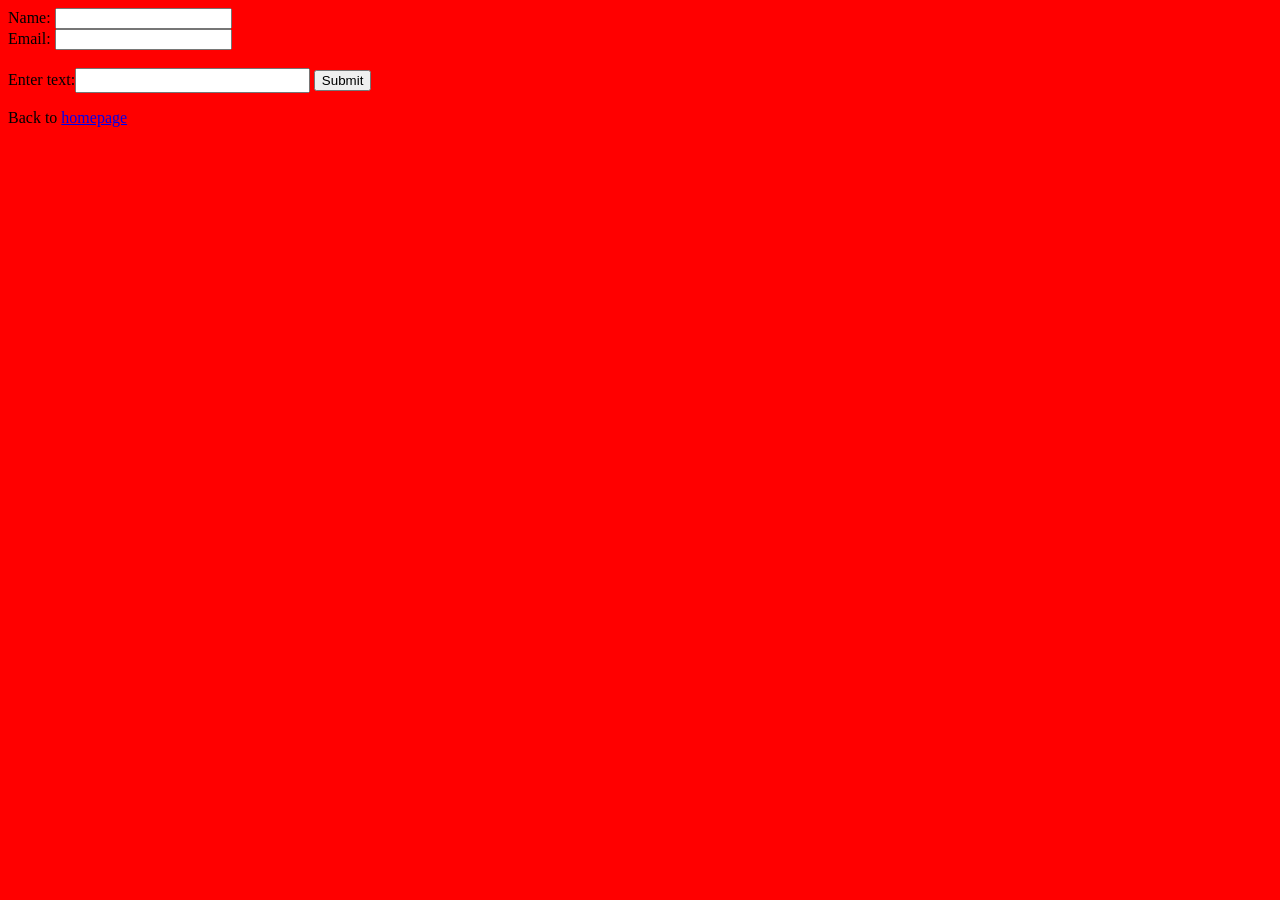
<file: portfolio-html/contact.html/Contact.html>
<!DOCTYPE html>
<!-- saved from url=(0055)file:///C:/Users/pc/Desktop/portfolio-html/contact.html -->
<html lang="en"><head><meta http-equiv="Content-Type" content="text/html; charset=UTF-8">
    
    <meta name="viewport" content="width=device-width, initial-scale=1.0">
    <title>Contact</title>
</head>
<body style="background-color: red;">
    <main>
        <form>
             Name: <input>
             <br>
             Email: <input>
             <br>
             <br>
             Enter text:<input style="width: 6cm; height: 0.5cm;">
             <button type="submit">Submit</button>
        </form>
        <p> Back to <a href="file:///C:/Users/pc/Desktop/index.html/index.html">homepage</a></p>
    </main>
    


</body></html>
</file>
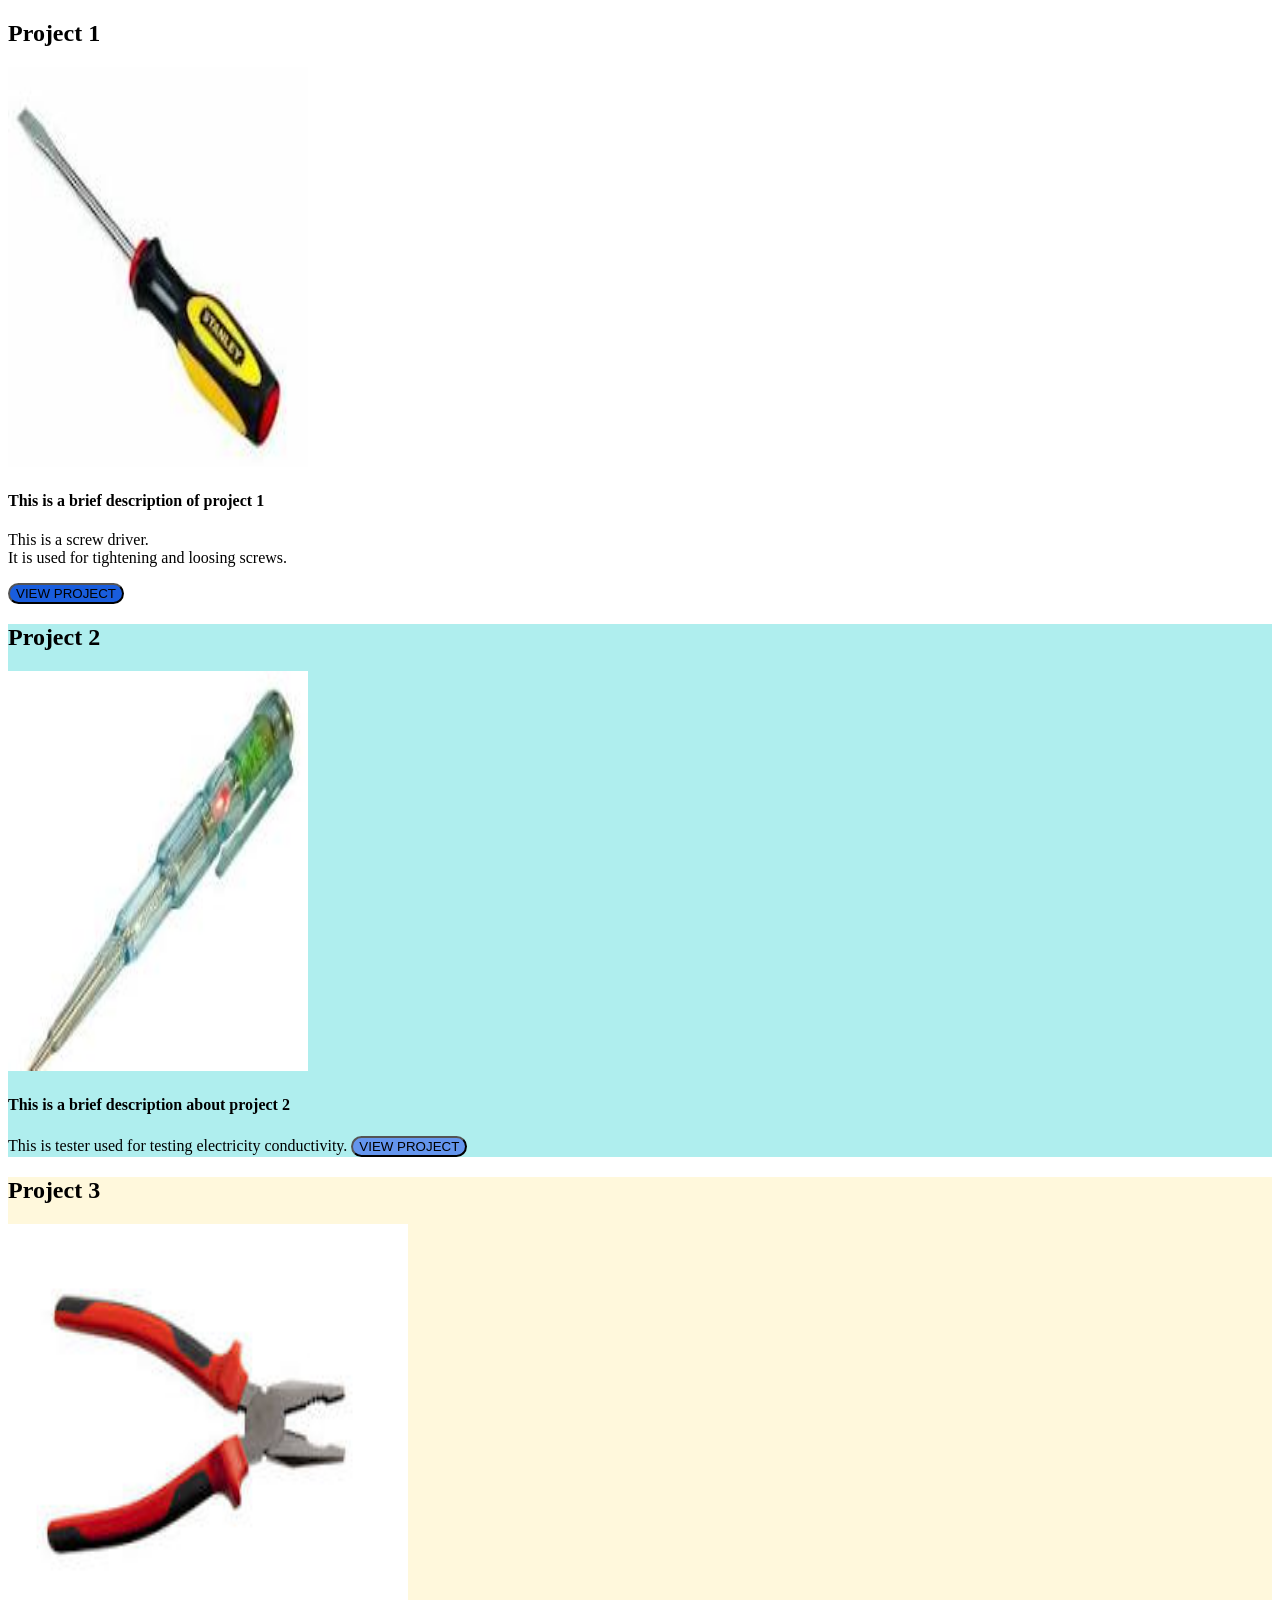
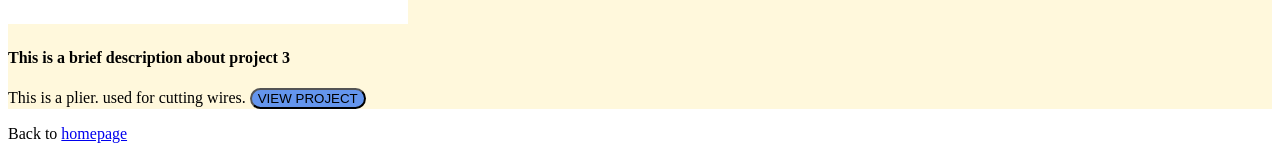
<file: portfolio-html/projects.html/Projects.html>
<!DOCTYPE html>
<!-- saved from url=(0055)file:///C:/Users/pc/Desktop/portfolio-html/project.html -->
<html lang="en"><head><meta http-equiv="Content-Type" content="text/html; charset=UTF-8">
    
    <meta name="viewport" content="width=device-width, initial-scale=1.0">
    <title>Projects</title>
</head>
<body style="background-image: -moz-linear-gradient(new);">
    <main>
        <div style="background-color: white-space: ;">
            <!--Project1-->
            <h2> Project 1</h2>
            <img src="./Projects_files/screwdriver image.jfif" width="300" height="400" alt="Project 1 image">
            <h4> This is a brief description of project 1</h4>
            <p>This is a screw driver.<br> It is used for tightening and loosing screws.</p>

        
            <a href="file:///C:/Users/pc/Desktop/projects.html/viewproject.html"><button style="background-color: rgb(25, 93, 221);color: black;border-radius: 20px;">VIEW PROJECT</button></a>


        </div>
        <div style="background-color: paleturquoise;">
            <!--Project 2-->
        <h2> Project 2</h2>
        <img src="./Projects_files/tester image.jfif" width="300" height="400" alt="Project 2 image"> 
        <h4> This is a brief description about project 2</h4>
        <p> This is tester used for testing electricity conductivity.
            
          <a href="file:///C:/Users/pc/Desktop/projects.html/viewproject.html"><button style="background-color: cornflowerblue; color: black; border-radius: 20px;"> VIEW PROJECT</button></a>
    </p></div>
       <div style="background-color: cornsilk;">
       <!--Project 3-->
       <h2> Project 3</h2>
       <img src="./Projects_files/plier image.jfif" width="400" height="400" alt="Project 3 image">
       <h4> This is a brief description about project 3</h4>
       <p> This is a plier. used for cutting wires.
        <a href="file:///C:/Users/pc/Desktop/projects.html/viewproject.html"><button style="background-color: cornflowerblue; color: black; border-radius: 20px;"> VIEW PROJECT</button></a>
    </p></div>

    
        <p> Back to <a href="file:///C:/Users/pc/Desktop/index.html/index.html">homepage</a></p>

    </main>
    

</body></html>
</file>
<file: contactform/style.css>
/* General Reset */
* {
    margin: 0;
    padding: 0;
    box-sizing: border-box;
    font-family: 'Poppins', sans-serif;
}
body {
    background: mediumturquoise;
    display: flex;
    justify-content: center;
    align-items: center;
    min-height: 100vh;
}
/* Main Container */
.container {
    width: 90%;
    max-width: 900px;
}
.contact-box {
    background: white;
    display: flex;
    border-radius: 10px;
    box-shadow: 0 5px 15px rgba (0, 0, 0, 0.1);
    overflow: hidden;
}
/* Left Side */
.left {
    flex: 1;
    padding: 30px;
    background: white;
    border-right: 1px solid whitesmoke;
    text-align: center;
}
.left .info {
    margin-bottom: 25px;
}
.left .info h3 {
    font-weight: 600;
    margin-bottom: 5px;
}
.left .info p {
    font-size: 14px;
    color: darkolivegreen;
}
.icon {
    font-size: 22px;
    color: navy;
    margin-right: 10px;
}
/* Right Side */
.right {
    flex: 2;
    padding: 30px;
}
.right h2 {
    color: rebeccapurple;
    margin-bottom: 10px;
}
.right p {
    font-size: 14px;
    color: gray;
    margin-bottom: 20px;
}
form input,
form textarea {
    width: 100%;
    padding: 12px;
    margin-bottom: 15px;
    border: none;
    background: whitesmoke;
    border-radius: 6px;
    font-size: 14px;
}
form textarea {
    resize: none;
    height: 100px;
}
button {
    background: navy;
    color: white;
    padding: 12px 20px;
    border: none;
    border-radius: 6px;
    cursor: pointer;
    font-weight: 600;
    transition: 0.3 ease;
}
button:hover {
    background: navy;
}
/* Responsive Design */
@media (max-width: 768px) {
    .contact-box{
        flex-direction: column;
    }
    .left {
        border-right: none;
        border-bottom: 1px solid whitesmoke;
    }
}
</file>
<file: facebook/style.css>
body {
    margin: 10%;
    font-family: sans-serif;
    background-color: white;
}
.container {
    display: flex;
    justify-content: center;
    align-items: center;
    padding: 70px 10px;
}
.left {
    margin-right: 50px;
}
.logo {
    font-size: 60px;
    color: blue;
    font-weight: bold;
    text-shadow: 4px -4px black;
}
.tagline {
    font-size: 15px;
    max-width: 450px;
}
.login-box {
    background: whitesmoke;
    padding: 20px;
    border-radius: 8px;
    display: flex;
    flex-direction: column;
    width: 300px;
    box-shadow: none;
}
.login-box input {
    margin-bottom: 10px;
    padding: 14px;
    border: 1px blue; 
    border-radius: 6px;
    font-size: 15px;
}
.login-btn {
    background-color: blue;
    color: white;
    padding: 14px;
    border: none;
    font-size: 16px;
    font-weight: bold;
    border-radius: 6px;
    cursor: pointer;
}
.login-btn:hover {
    background-color: blue;
}
.forgot-link {
    text-align: center;
    display: bold;
    margin: 20px;
    color: blue;
}
.create-btn {
    background-color: green;
    color: white;
    padding: 14px;
    border: none;
    font-size: 16px;
    font-weight: bold;
    border-radius: 6px;
    cursor: pointer;
    margin-top: 10px;
}
.create-btn {
    background-color: green;
}
.create-page {
    font-weight: bold;
    color: black;
    text-align: center;
}
footer {
    text-align: center;
    font-size: 12px;
    margin-top: 50px;
    color: grey;
}
.languages a {
    margin: 8px;
    color: blue;
}
.meta {
    margin-top: 10px;
}
</file>
<file: holygrail/style.css>
body {
  margin: 0;
  font-family: Arial, Helvetica, sans-serif;
}

header {
  background-color: grey;
  color: aliceblue;
  text-align: center;
  padding: 4px;
}

.container {
  display: flex;
  min-height: 150vh;
  flex-direction: row;
}

.sidebar {
  width: 200px;
  background-color: whitesmoke;
  padding: 5px;
  margin: 5px;

}

.sidebar h3 {
  margin-top: 5px;
  font-size: 25px;
  font-weight: 900;
}

.sidebar ul li a{
  text-decoration: none;
  color: teal;
  text-align: center;
}

.content {
  flex-direction: column-reverse;
  padding: 4px;
  text-align: left  
}

.content h3 {
  font-size: 25px;
  margin-top: 12px;
  font-weight: 900;
}

.content p{
  color: teal;
}


footer {
  background-color: grey;
  color: white;
  text-align: center;
  padding: 4px;
  position: relative;
  bottom: 0;
  width: 100%;
}
</file>
<file: pricing cards/style.css>
body {
    margin: 1px;
    font-family: system-ui, -apple-system, BlinkMacSystemFont, 'Segoe UI', Roboto, Oxygen, Ubuntu, Cantarell, 'Open Sans', 'Helvetica Neue', sans-serif;
    padding: 2px;
    background-color: black;
}    
    .container {
      display: flex;
      align-items: stretch;
      justify-content: center;
      gap: 20px;
      flex-wrap: wrap;
    }
    .card {
      flex: 5px;
      max-width: 300px;
      border: 5px solid burlywood;
      border-radius: 15px;
      padding: 20px;
      display: flex;
      flex-direction: column;
      background-color: black;
    }
    .content {
      flex: 5px;
      color: goldenrod;
    }

    .button {
      margin-top: auto;
      padding: 10px;
      text-align: center;
      background-color: goldenrod;
      color: black;
      font-size: 15px;
      font-weight: 900;
      border: 10;
      border-radius: 15px;
      cursor: pointer;
    }

    @media (max-width: 768px) {
      .container {
        flex-direction: column;
      }
    }
</file>
<file: re- card grid/style.css>
body {
    font-family: Arial, sans-serif;
    font-weight: 600;
    padding: 20px;
    background: goldenrod;
}

h1 {
    text-align: center;
    margin-bottom: 20px;
    color: black;
    font-size: 65px;
    font-weight: 900;
    margin-bottom: 40px;
}

.card-grid {
    display: grid;
    grid-template-columns: 1fr;
    gap: 20px;
    max-width: 1200px;
    margin: 0 auto;
}

.card {
    background-color: goldenrod;
    color: black;
    border: 10px solid black;
    border-radius: 8px;
    padding: 20px;
    text-align: center;
    cursor: pointer;
    font-size: 18px;
    box-shadow: 0 2px 6px rgba (0, 0, 0, 0.1);
}

@media (min-width: 600px) {
    .card-grid {
        grid-template-columns: repeat(2, 1fr);
    }
}

@media (min-width: 900px) {
    .card-grid {
    grid-template-columns: repeat(3, 1fr);
    }
}

@media (min-width: 1200px) {
    .card-grid {
        grid-template-columns: repeat(4, 1fr);
    }
}
</file>
<file: responsive facebook/style.css>
*{ box-sizing: border-box; }

html, body{
    height: 100%;
}
body{
    margin: 0;
    font-family: system-ui, 'Segoe UI', 'Open Sans', 'Helvetica Neue', sans-serif;
    background: white;
    color: black;
    line-height: 1.4;
}

/* Layout */
.shell{
    min-height: calc(100vh - 200px);
    display: grid;
    grid-template-columns: 1fr;
    gap: 2rem;
    align-items: center;
    justify-content: center;
    padding: 2rem 1rem;
}

/* Two-column on wider screens */
@media (min-width: 900px){
    .shell{
    grid-template-columns: 1.1fr 1fr;
    padding: 4rem 2rem 2rem;
    max-width: 1100px;
    margin: 0 auto;
    }
}

/* Brand side */
.brand{
    text-align: center;
    max-width: 460px;
}
@media (min-width: 900px){
    .brand{
        text-align: left;
        justify-self: start;
    }
}

.logo{
    margin: 0 0 .25rem;
    font-size: clamp(2.1rem, 5vw, 3.5rem);
    font-weight: 800;
    letter-spacing: -.02em;
    color: blue;
    font-family: inherit;
}

.tagline{
    margin: 0;
    font-size: clamp(1rem, 2.5vw, 1.5rem);
    color: black;
}

/*  Card */
.card{
    width: 100%;
    max-width: 395px;
    background: white;
    border-radius: 8px;
    box-shadow: 0 2px 8px rgba(0, 0, 0, .08);
    padding: 1rem;
}

.login-form{
    display: grid;
    gap: .75rem;
}

.field{
    display: grid;
    gap: .65rem;
}

.field label{
    font-size: .875rem;
    color: var(--muted);
}

.field input{
    width: 100%;
    height: 50px;
    padding: 1rem;
    border: 1px solid var(--border);
    border-radius: 6px;
    font-size: 1rem;
    background: whitesmoke;
    color: black;
    outline: none;
}

.field input:focus{
    border-color: var(--focus);
    box-shadow: 0 0 0 3px color-mix(in srgb, var(--focus) 20%, transparent);
}

/* Buttons */
.btn{
    display: inline-flex;
    align-items: center;
    justify-content: center;
    gap: .5rem;
    width: 100%;
    height: 50px;
    border: 0;
    border-radius: 6px;
    font-weight: 700;
    font-size: 1.05rem;
    cursor: pointer;
    transition: transform .02s ease, filter .15s ease;
    text-decoration: none;
}
.btn:active{ transform: translateY(1px); }

.btn-primary{
    background: blue;
    color: whitesmoke;
    border-radius: 6px;
    height: 40px;
    font-size: 1rem;
    font-weight: 800;
    box-shadow: none;
    border: none;
}

.btn-primary:hover{ filter: brightness(.98); }
.btn-primary:focus{ outline: 3px solid color-mix(in srgb, var(--blue) 30%, transparent); }

.btn-secondary{
    background: greenyellow;
    color: white;
    font-size: 1rem;
    height: 48px;
    width: max(60%, 230px);
    margin: 0 auto 0;
}
.btn-secondary:hover{ background: greenyellow; }
.btn-secondary:focus{ outline: 3px solid color-mix(insrgb, var(--green) 30%, transparent); }

.btn-ghost{
    background: greenyellow;
    border-radius: 4px;
    padding: .25rem .5rem;
    height: auto;
    width: auto;
    font-weight: 600;
}

/*  Links & helpers */
.help{
    text-align: center;
    margin: .25rem 0 0;
}
.link{
    color: var(--blue);
    text-decoration: none;
}
.link:hover{ text-decoration: underline; }

.divider{
    border: none;
    border-top: 1px solid var(--border);
    margin: .75rem 0;
}

.create-page{
    text-align: center;
    font-size: .95rem;
    color: var(--muted);
    margin: 1rem 0 0;
}
.create-page .link{ font-weight: 600; }

/* Footer */
.footer{
    padding: 2rem 1rem 3rem;
    color: var(--muted);
    font-size: .9rem;
}

.footer nav ul{
    list-style: none;
    margin: 0;
    padding: 0;
    display: flex;
    flex-wrap: wrap;
    gap: .5rem 1rem;
    
}

.footer a{
    color: inherit;
    text-decoration: none;
}
.footer a:hover{ text-decoration: underline; }

.lang{
    max-width: 1100px;
    margin: 0 auto .750rem;
}

/* High-contrast mode support */
@media (prefers-contrast: more){
    .card{ box-shadow: 0 0 0 2px var(--border); }
    .btn-primary:focus,
    .btn-secondary:focus{
        outline-width: 4px;
    }
}
</file>
<file: responsive profilecard/style.css>
/* Google Fonts - Poppins */
@import url('https://fonts.googleapis.com/css2?family=Poppins:wght@300;400;500;600&display=swap');
*{
    margin: 0;
    padding: 0;
    box-sizing: border-box;
    font-family: 'Poppins', sans-serif;
}
body{
    height: 100vh;
    display: flex;
    align-items: center;
    justify-content: center;
    background-color: whitesmoke;
}
.profile-card {
    display: flex;
    flex-direction: column;
    align-items: center;
    max-width: 370px;
    width: 100%;
    background: white;
    box-shadow: 0 5px 10px rgba (0, 0, 0, 0.1);
    border-radius: 24px;
    padding: 25px;
    position: relative;
}

.profile-card::before{
    content: '';
    position: absolute;
    height: 36%;
    width: 100%;
    background-color: blue;
    top: 0;
    left: 0;
    border-radius: 24px 24px 0 0;
}
.image{
    position: relative;
    height: 150px;
    width: 150px;
    border-radius: 50%;
    background-color: blue;
    padding: 3px;
    margin-bottom: 10px;
}
.image .profile-img{
    height: 150px;
    width: 150px;
    object-fit: cover;
    border-radius: 50%;
    border: 3px solid blue;
}
.profile-card .text-data{
    display: flex;
    flex-direction: column;
    align-items: center;
    color: black;
}
.text-data .name{
    font-size: 25px;
    font-weight: 500;
}
.text-data .job{
    font-size: 15px;
    font-weight: 400;
}
.profile-card .media-buttons {
    display: flex;
    align-items: center;
    margin-top: 15px;
}

.media-buttons .link{
 display: flex;
 align-items: center;   
 justify-content: center;
 color: whitesmoke;
 font-size: 18px;
 height: 34px;
 width: 34px;
 border-radius: 50%;
 margin: 0 8px;
 background-color: blue;
 text-decoration: none;
}

.profile-card .buttons{
    display: flex;
    align-items: center;
    margin-top: 25px;
}

.buttons .button {
    margin: 0 10px;
    border-radius: 24px;
    border: none;
    padding: 8px 24px;
    background-color: blue;
    color: white;
    font-size: 14px;
    font-weight: 400;
    cursor: pointer;
    transition: all 0.3 ease;
}

.profile-card .analytics {
    display: flex;
    align-items: center;
    margin-top: 25px;
}

.analytics .data{
    display: flex;
    align-items: center;
    color: black;
    padding: 0 20px;
    border-right: 2px solid grey;
}

.data i {
    font-size: 18px;
    margin-right: 6px;
}

.data:last-child {
    border-right: none;
}
</file>
<file: travel agency website/style.css>
* {
    margin: 0;
    padding: 0;
    box-sizing: border-box;
}

body {
    font-family: 'Franklin Gothic Medium';
    line-height: 2;
    background: azure;
}

.navbar {
    display: flex;
    justify-content: space-between;
    align-items: center;
    background: navy;
    padding: 1rem 2rem;
    color: ghostwhite;
}
.navbar .logo {
    font-size: 2rem;
    font-weight: bold;
    color: aqua;
}

.logo img {
    height: 100px;
    width: auto;
    border: 3px solid aqua;
    border-radius: 20px;
}

.nav-links {
    list-style: none;
    display: flex;
    gap: 1rem;
}

.nav-links li a {
    color: aqua;
    text-decoration: none;
    font-weight: bold;
    font-size: 25px;
}

.nav-links li a:hover {
    color: azure;
}

.hamburger {
    display: none;
    flex-direction: column;
    cursor: pointer;
}

.hamburger span {
    width: 25px;
    height: 3px;
    border-radius: 4px;
    transition: 0.3s;
    background-color: aqua;
    margin: 4px 0;
}

.hero {
    background: url() center/cover no-repeat;
    height: 90vh;
    color: aquamarine;
    text-align: center;
    display: flex;
    flex-direction: column;
    justify-content: center;
}

.hero h1 {
    font-size: 50px;
    font-weight: bold;
    color: navy;
}

.hero p {
    font-size: 1.5rem;
    margin: 1rem 0;
    color: navy;
    font-weight: bold;
    font-style: italic;
}
.btn1 {
    background: aqua;
    color: navy;
    display: inline-block;
    align-items: center;
    margin: 25px;
    padding: 8px 16px;
    font-size: 20px;
    font-weight: bold;
    border-radius: 5px;
    border: 3px solid navy;
}

.btn1:hover {
    background: navy;
    color: aqua;
}

.destination h2 {
    font-size: 50px;
    font-weight: bold;
    text-align: center;
    margin: 10px;
    color: navy;
    font-style: italic;
}

.card {
    background: navy;
    padding: 1rem;
    border-radius: 20px;
    box-shadow: 0 2px 6px rgba(0, 0, 0, 0.1);
    color: aqua;
    border: 5px solid aqua;
}

.card:hover {
    background: aqua;
    color: navy;
    cursor: pointer;
    border: 5px solid navy;
}
.card p {
    text-align: center;
    font-size: 28px;
    font-weight: bold;
    margin: 10px;
}

.card-container {
    padding: 1rem;
    margin: 10px;
    display: grid;
    grid-template-columns: repeat(auto-fit, minmax(250px, 1fr));
    gap: 1.5rem;
    
}

.card-container .card img {
    height: 300px;
    width: 235px;
    border: 3px ;
    border-radius: 20px;
    margin-left: 10px;
}

.book p {
    text-align: center;
    font-size: 25px;
    font-weight: bold;
    color: navy;
    font-display: block;
}

.card h3 {
    text-align: center;
    font-size: 40px;
    font-weight: bold;
    margin: 1rem 0 0.5rem;
}

.cardimg { 
    width: 100%;
    border-radius: 8px;
    text-align: center;
}
.card p {
    text-align: center;
}

.package h2 {
    font-size: 50px;
    font-weight: bold;
    text-align: center;
    margin: 10px;
    color: navy;
    font-style: italic;
}

.btn2 {
    background: aqua;
    color: navy;
    display: inline-block;
    align-items: center;
    margin: 25px;
    padding: 8px 16px;
    font-size: 20px;
    font-weight: bold;
    border-radius: 5px;
    border: 3px solid navy;
    margin-top: 30px;
    margin-left: 50px;
}

.btn2:hover {
    background: navy;
    color: aqua;
}

.galleries h2 {
    font-size: 50px;
    font-weight: bold;
    font-style: italic;
    text-align: center;
    margin: 10px;
    margin-bottom: 2rem;
    color: navy;
    
}
.galleries {
    padding: 4rem 2rem;
    text-align: center;
}

.gallery-grid {
    display: grid;
    grid-template-columns: repeat(auto-fit, minmax(200px, 1fr));
    gap: 1rem;
    padding: 2rem;
}

.gallery-grid img {
    height: 300px;
    width: 235px;
    border: 3px ;
    border-radius: 20px;
    margin-left: 10px;
    justify-content: space-between;
    padding: 15px;
    cursor: pointer;
}


.section h2 {
    font-size: 50px;
    font-weight: bold;
    text-align: center;
    margin: 10px;
    margin-bottom: 2rem;
    color: navy;
    font-style: italic;
    
}
.contact-container {
    display: flex;
    flex-wrap: wrap;
    gap: 2rem;
    justify-content: center;
    align-items: center;
    
}

.contact-form {
    flex: 0.5;
    min-width: 280px;
    display: flex;
    flex-direction: column;
    gap: 1rem;
}

.contact-form input,
.contact-form textarea {
    padding: 0.7rem;
    border: 3px solid navy;
    border-radius: 5px;
}

.btn3 {
    padding: 0.5rem 1.5rem;
    background: aqua;
    color: navy;
    cursor: pointer;
    border-radius: 5px;
    border: 5px;
    text-decoration: none;
    transition: 0.1s;
    font-weight: bold;
    font-size: 30px;
    flex-direction: column;
    border: 3px solid navy;
}

.btn3:hover {
    background: navy;
    color: aqua;
}

.address h3 {
    font-size: 50px;
    font-weight: bold;
    text-align: center;
    margin: 10px;
    margin-bottom: 1rem;
    color: navy;
    font-style: italic;
}

.contact-info  p {
    flex: 1;
    min-width: 250px;
    text-align: center;
    font-size: 20px;
    font-weight: bold;
    color: navy;
    margin-bottom: 20px;
}

.social-icons {
    display: flex;
    gap: 1rem;
    justify-content: center;
}

.social-icons a {
    color: navy;
    font-size: 50px;
    transition: transform 0.3s;
    
}

.social-icons a:hover {
    transform: scale(1.5);
    transition: 0.3s;
    color: aqua;
}

footer {
    text-align: center;
    padding: 1rem;
    background: navy;
    color: aqua;
    font-weight: bold;
}



@media (max-width: 768px) {
    .nav-links {
        display: none;
        flex-direction: column;
        background: darkblue;
        position: absolute;
        top: 70px;
        right: 0;
        width: 200px;
        padding: 1rem;
    }

    .nav-links.active {
        display: flex;
    }

    .hamburger {
        display: flex;
    }
}
</file>
